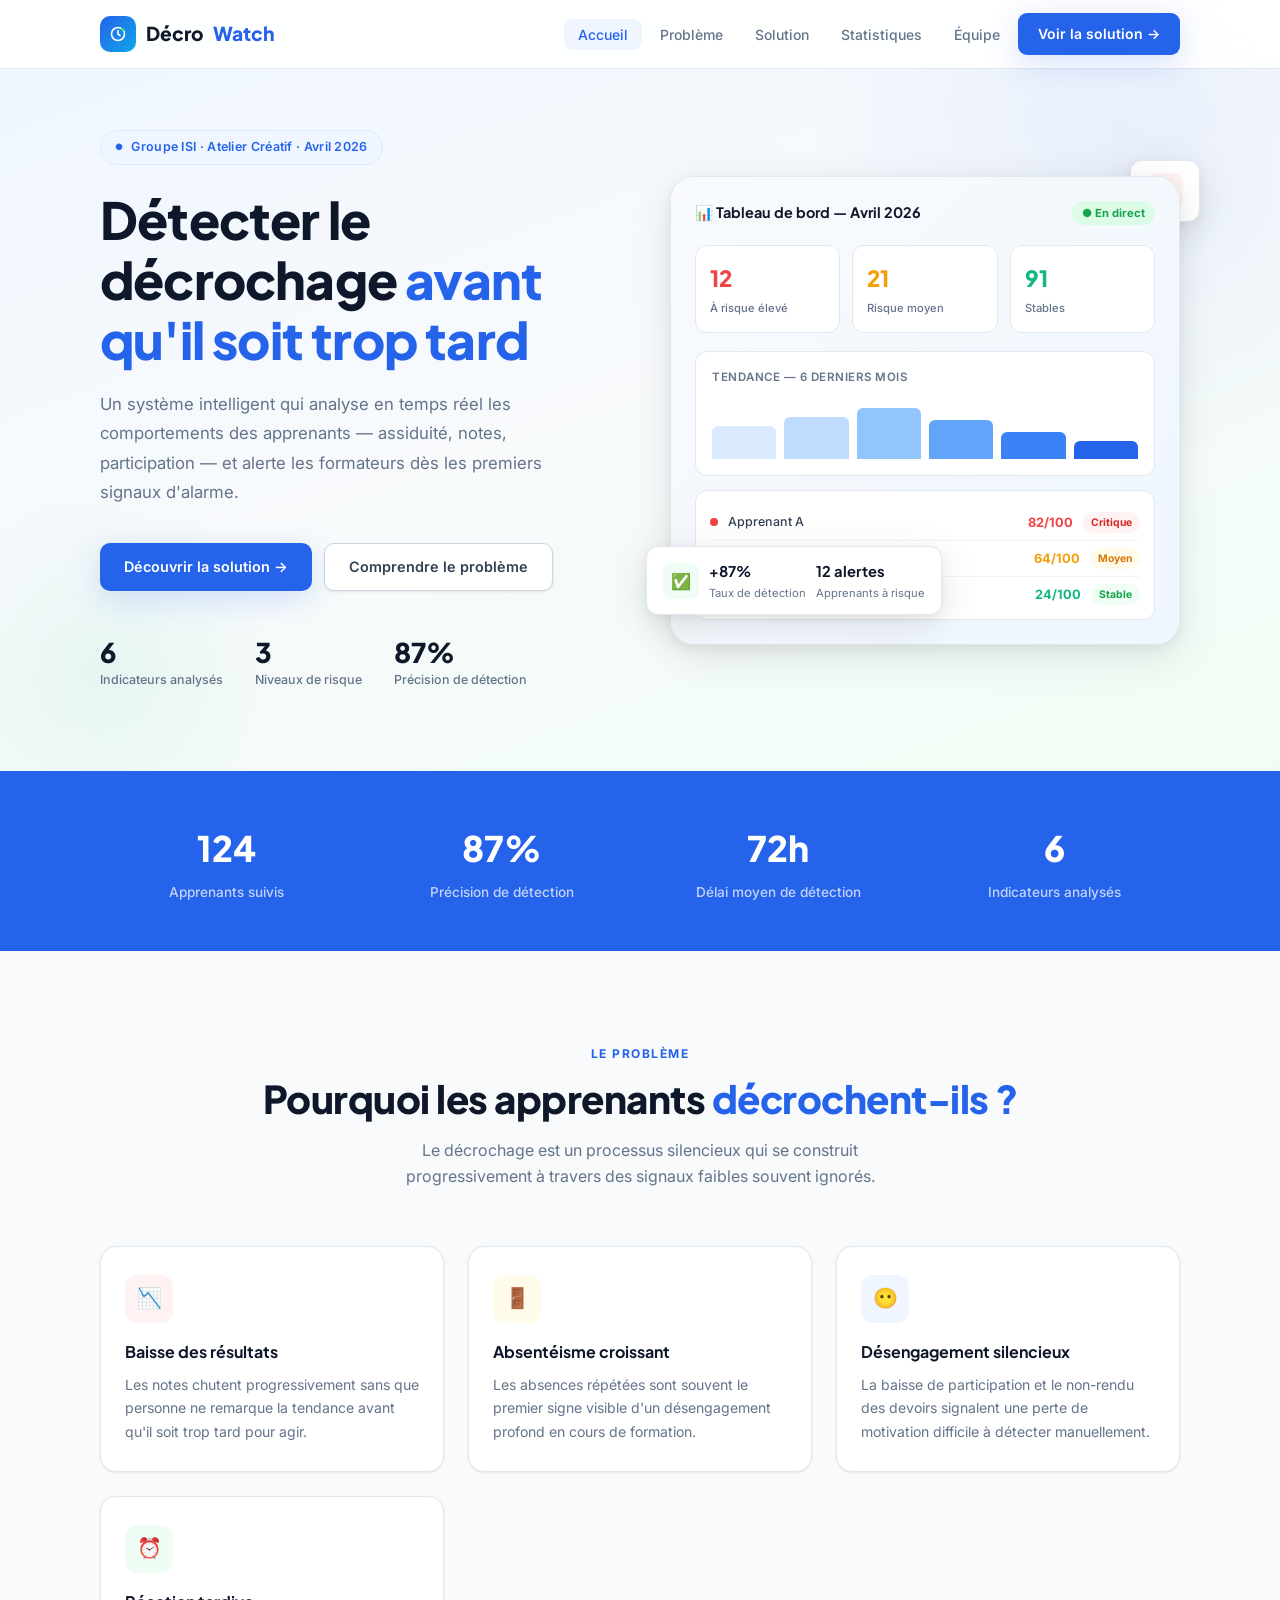
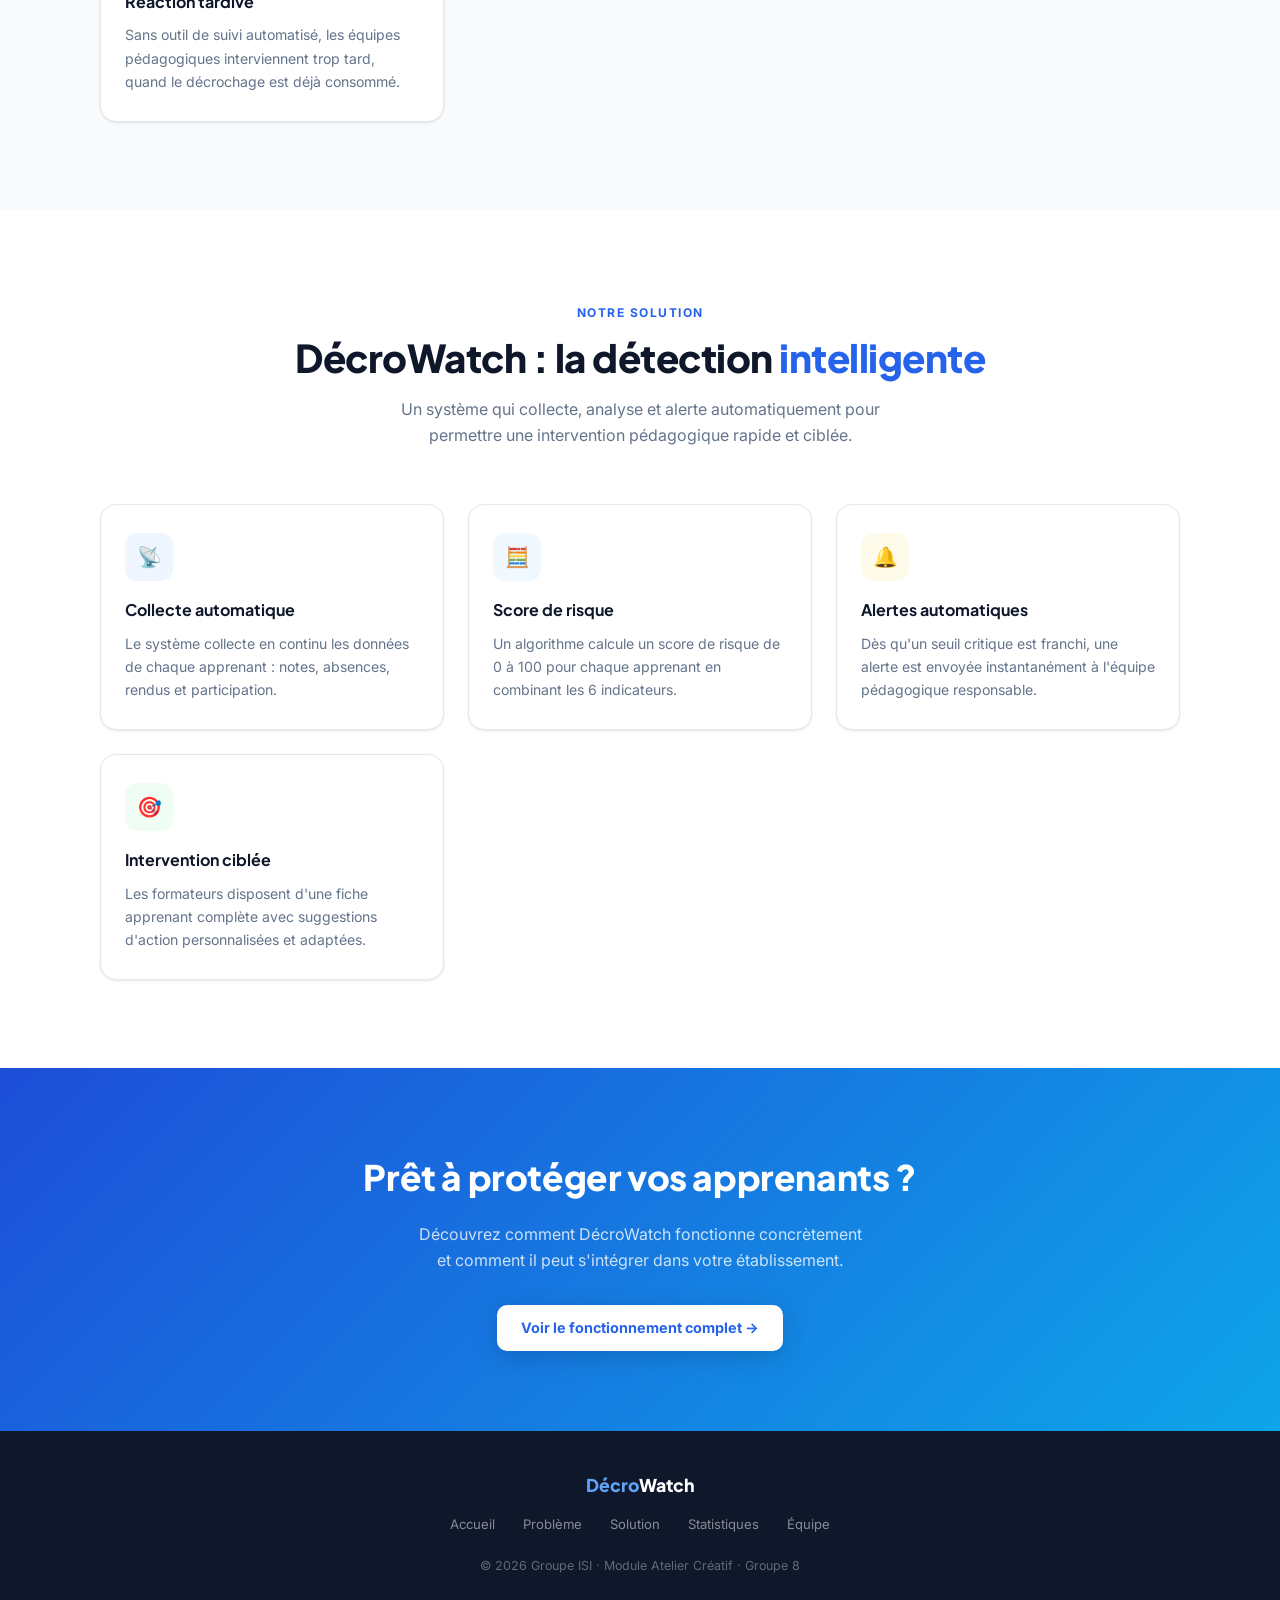
<file: index.html>
<!DOCTYPE html>
<html lang="fr">
<head>
  <meta charset="UTF-8"/>
  <meta name="viewport" content="width=device-width, initial-scale=1.0"/>
  <title>DécroWatch — Détection du Décrochage Scolaire</title>
  <link rel="stylesheet" href="css/style.css"/>
</head>
<body>

<!-- NAVBAR -->
<nav class="navbar" id="navbar">
  <div class="navbar-inner">
    <a href="index.html" class="nav-logo">
      <div class="nav-logo-mark">
        <svg viewBox="0 0 18 18" fill="none" xmlns="http://www.w3.org/2000/svg">
          <circle cx="9" cy="9" r="6.5" stroke="white" stroke-width="1.6"/>
          <path d="M9 5.5v3.5l2 1.5" stroke="white" stroke-width="1.6" stroke-linecap="round"/>
          <circle cx="13.5" cy="4.5" r="1.8" fill="#34D399"/>
        </svg>
      </div>
      Décro<span>Watch</span>
    </a>
    <ul class="nav-links">
      <li><a href="index.html">Accueil</a></li>
      <li><a href="probleme.html">Problème</a></li>
      <li><a href="solution.html">Solution</a></li>
      <li><a href="statistiques.html">Statistiques</a></li>
      <li><a href="equipe.html">Équipe</a></li>
      <li><a href="solution.html" class="btn nav-cta">Voir la solution →</a></li>
    </ul>
    <div class="hamburger"><span></span><span></span><span></span></div>
  </div>
</nav>

<!-- HERO -->
<section class="hero">
  <div class="hero-inner container">
    <!-- LEFT -->
    <div class="hero-left">
      <div class="hero-badge">Groupe ISI · Atelier Créatif · Avril 2026</div>
      <h1>Détecter le décrochage <span class="accent">avant qu'il soit trop tard</span></h1>
      <p class="hero-desc">Un système intelligent qui analyse en temps réel les comportements des apprenants — assiduité, notes, participation — et alerte les formateurs dès les premiers signaux d'alarme.</p>
      <div class="hero-btns">
        <a href="solution.html" class="btn btn-primary">Découvrir la solution →</a>
        <a href="probleme.html" class="btn btn-secondary">Comprendre le problème</a>
      </div>
      <div class="hero-stats">
        <div>
          <div class="hero-stat-num" data-count="6" data-suffix="">0</div>
          <div class="hero-stat-label">Indicateurs analysés</div>
        </div>
        <div>
          <div class="hero-stat-num" data-count="3" data-suffix="">0</div>
          <div class="hero-stat-label">Niveaux de risque</div>
        </div>
        <div>
          <div class="hero-stat-num" data-count="87" data-suffix="%">0%</div>
          <div class="hero-stat-label">Précision de détection</div>
        </div>
      </div>
    </div>
    <!-- RIGHT - Dashboard preview -->
    <div class="hero-visual">
      <div class="float-card float-card-1">
        <div class="fc-icon" style="background:#FEF2F2;">🔴</div>
        <!-- <div>
          <div class="fc-val">12 alertes</div>
          <div class="fc-sub">Apprenants à risque</div>
        </div> -->
      </div>
      <div class="hero-visual-card">
        <div class="dashboard-preview">
          <div class="dash-header">
            <span class="dash-title">📊 Tableau de bord — Avril 2026</span>
            <span class="dash-badge">● En direct</span>
          </div>
          <div class="dash-metrics">
            <div class="dash-metric">
              <div class="dash-metric-val val-red" data-count="12">0</div>
              <div class="dash-metric-label">À risque élevé</div>
            </div>
            <div class="dash-metric">
              <div class="dash-metric-val val-orange" data-count="21">0</div>
              <div class="dash-metric-label">Risque moyen</div>
            </div>
            <div class="dash-metric">
              <div class="dash-metric-val val-green" data-count="91">0</div>
              <div class="dash-metric-label">Stables</div>
            </div>
          </div>
          <div class="dash-chart">
            <div class="chart-label">Tendance — 6 derniers mois</div>
            <div class="chart-bars">
              <div class="chart-bar" style="height:55%;background:#DBEAFE;"></div>
              <div class="chart-bar" style="height:70%;background:#BFDBFE;"></div>
              <div class="chart-bar" style="height:85%;background:#93C5FD;"></div>
              <div class="chart-bar" style="height:65%;background:#60A5FA;"></div>
              <div class="chart-bar" style="height:45%;background:#3B82F6;"></div>
              <div class="chart-bar" style="height:30%;background:#2563EB;"></div>
            </div>
          </div>
          <div class="dash-list">
            <div class="dash-list-row">
              <div class="dl-dot" style="background:#EF4444;"></div>
              <span class="dl-name">Apprenant A</span>
              <span class="dl-score sv-red" style="font-size:0.8rem;font-weight:700;">82/100</span>
              <span class="dl-tag" style="background:#FEF2F2;color:#DC2626;">Critique</span>
            </div>
            <div class="dash-list-row">
              <div class="dl-dot" style="background:#F59E0B;"></div>
              <span class="dl-name">Apprenant B</span>
              <span class="dl-score sv-orange" style="font-size:0.8rem;font-weight:700;">64/100</span>
              <span class="dl-tag" style="background:#FFFBEB;color:#D97706;">Moyen</span>
            </div>
            <div class="dash-list-row">
              <div class="dl-dot" style="background:#10B981;"></div>
              <span class="dl-name">Apprenant C</span>
              <span class="dl-score sv-green" style="font-size:0.8rem;font-weight:700;">24/100</span>
              <span class="dl-tag" style="background:#F0FDF4;color:#16A34A;">Stable</span>
            </div>
          </div>
        </div>
      </div>
      <div class="float-card float-card-2">
        <div class="fc-icon" style="background:#F0FDF4;">✅</div>
        <div>
          <div class="fc-val">+87%</div>
          <div class="fc-sub">Taux de détection</div>
        </div>
         <div>
          <div class="fc-val">12 alertes</div>
          <div class="fc-sub">Apprenants à risque</div>
        </div>
      </div>
    </div>
  </div>
</section>

<!-- STATS STRIP -->
<div class="stats-strip">
  <div class="stats-strip-inner">
    <div class="stat-cell">
      <div class="stat-num" data-count="124">0</div>
      <div class="stat-lbl">Apprenants suivis</div>
    </div>
    <div class="stat-cell">
      <div class="stat-num" data-count="87" data-suffix="%">0%</div>
      <div class="stat-lbl">Précision de détection</div>
    </div>
    <div class="stat-cell">
      <div class="stat-num" data-count="72" data-suffix="h">0h</div>
      <div class="stat-lbl">Délai moyen de détection</div>
    </div>
    <div class="stat-cell">
      <div class="stat-num" data-count="6">0</div>
      <div class="stat-lbl">Indicateurs analysés</div>
    </div>
  </div>
</div>

<!-- POURQUOI -->
<section class="bg-light">
  <div class="container">
    <div class="section-header">
      <div class="section-tag">Le problème</div>
      <h2 class="section-title">Pourquoi les apprenants <span class="accent">décrochent-ils ?</span></h2>
      <p class="section-sub">Le décrochage est un processus silencieux qui se construit progressivement à travers des signaux faibles souvent ignorés.</p>
    </div>
    <div class="cards-grid">
      <div class="card fade-up">
        <div class="card-icon red">📉</div>
        <h3>Baisse des résultats</h3>
        <p>Les notes chutent progressivement sans que personne ne remarque la tendance avant qu'il soit trop tard pour agir.</p>
      </div>
      <div class="card fade-up">
        <div class="card-icon orange">🚪</div>
        <h3>Absentéisme croissant</h3>
        <p>Les absences répétées sont souvent le premier signe visible d'un désengagement profond en cours de formation.</p>
      </div>
      <div class="card fade-up">
        <div class="card-icon blue">😶</div>
        <h3>Désengagement silencieux</h3>
        <p>La baisse de participation et le non-rendu des devoirs signalent une perte de motivation difficile à détecter manuellement.</p>
      </div>
      <div class="card fade-up">
        <div class="card-icon green">⏰</div>
        <h3>Réaction tardive</h3>
        <p>Sans outil de suivi automatisé, les équipes pédagogiques interviennent trop tard, quand le décrochage est déjà consommé.</p>
      </div>
    </div>
  </div>
</section>

<!-- SOLUTION -->
<section class="bg-white">
  <div class="container">
    <div class="section-header">
      <div class="section-tag">Notre solution</div>
      <h2 class="section-title">DécroWatch : la détection <span class="accent">intelligente</span></h2>
      <p class="section-sub">Un système qui collecte, analyse et alerte automatiquement pour permettre une intervention pédagogique rapide et ciblée.</p>
    </div>
    <div class="cards-grid">
      <div class="card fade-up">
        <div class="card-icon blue">📡</div>
        <h3>Collecte automatique</h3>
        <p>Le système collecte en continu les données de chaque apprenant : notes, absences, rendus et participation.</p>
      </div>
      <div class="card fade-up">
        <div class="card-icon teal">🧮</div>
        <h3>Score de risque</h3>
        <p>Un algorithme calcule un score de risque de 0 à 100 pour chaque apprenant en combinant les 6 indicateurs.</p>
      </div>
      <div class="card fade-up">
        <div class="card-icon orange">🔔</div>
        <h3>Alertes automatiques</h3>
        <p>Dès qu'un seuil critique est franchi, une alerte est envoyée instantanément à l'équipe pédagogique responsable.</p>
      </div>
      <div class="card fade-up">
        <div class="card-icon green">🎯</div>
        <h3>Intervention ciblée</h3>
        <p>Les formateurs disposent d'une fiche apprenant complète avec suggestions d'action personnalisées et adaptées.</p>
      </div>
    </div>
  </div>
</section>

<!-- CTA -->
<section class="cta-section">
  <div class="container">
    <h2>Prêt à protéger vos apprenants ?</h2>
    <p>Découvrez comment DécroWatch fonctionne concrètement et comment il peut s'intégrer dans votre établissement.</p>
    <a href="solution.html" class="btn btn-white">Voir le fonctionnement complet →</a>
  </div>
</section>

<!-- FOOTER -->
<footer>
  <div class="footer-logo"><span>Décro</span>Watch</div>
  <div class="footer-links">
    <a href="index.html">Accueil</a>
    <a href="probleme.html">Problème</a>
    <a href="solution.html">Solution</a>
    <a href="statistiques.html">Statistiques</a>
    <a href="equipe.html">Équipe</a>
  </div>
  <div class="footer-copy">© 2026 Groupe ISI · Module Atelier Créatif · Groupe 8</div>
</footer>

<script src="js/main.js"></script>
</body>
</html>
</file>
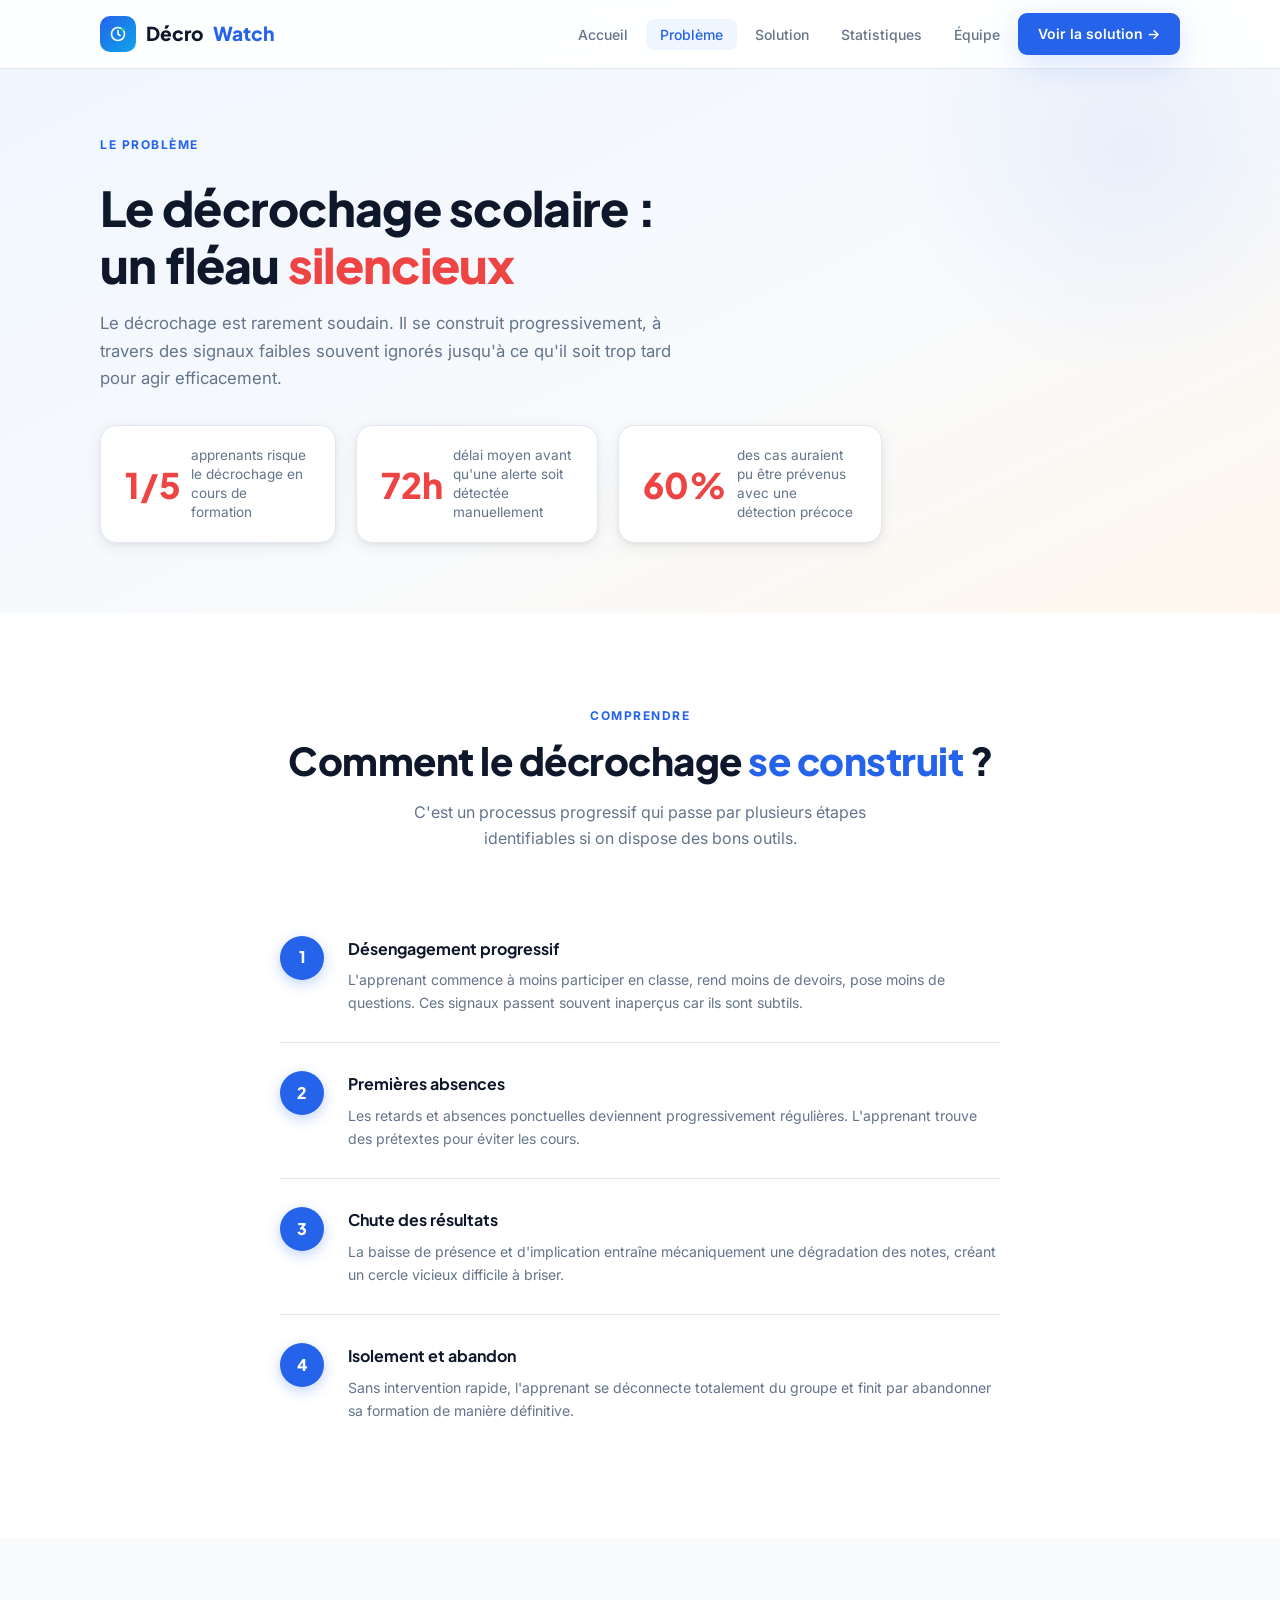
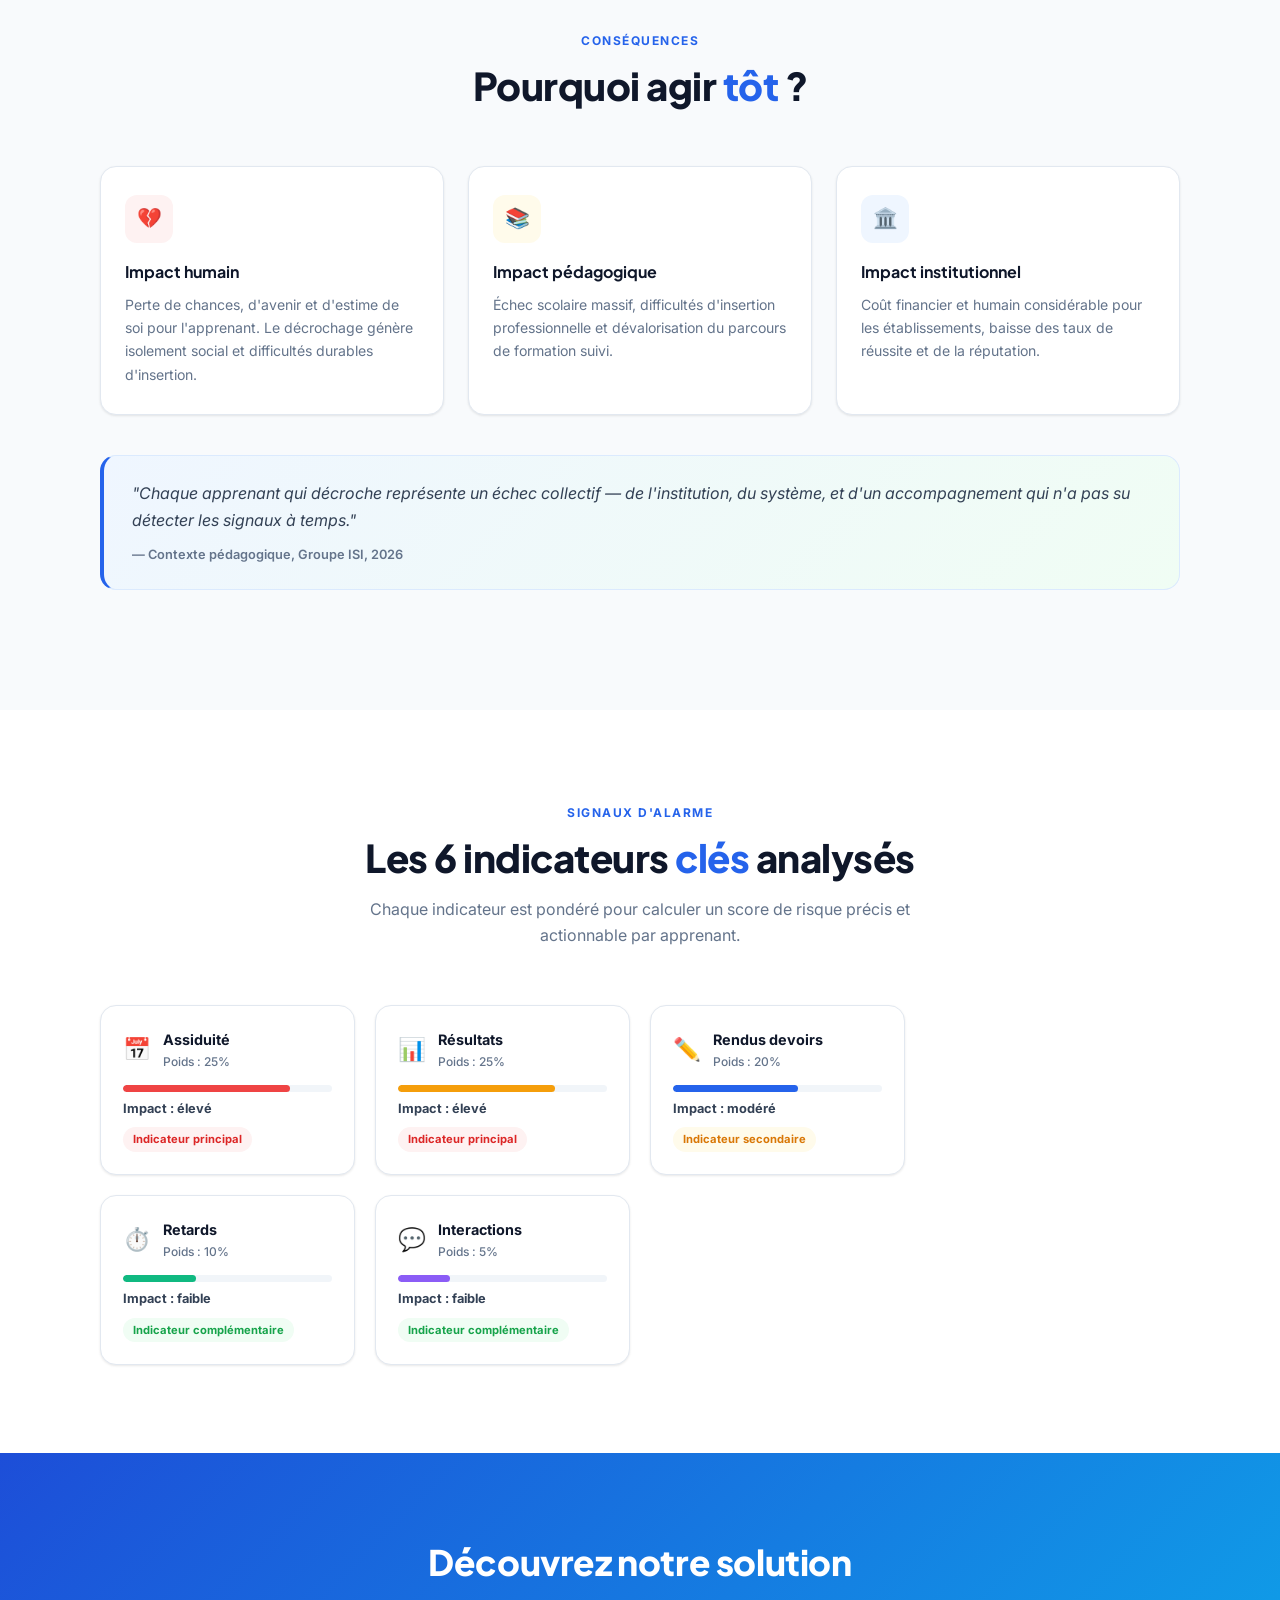
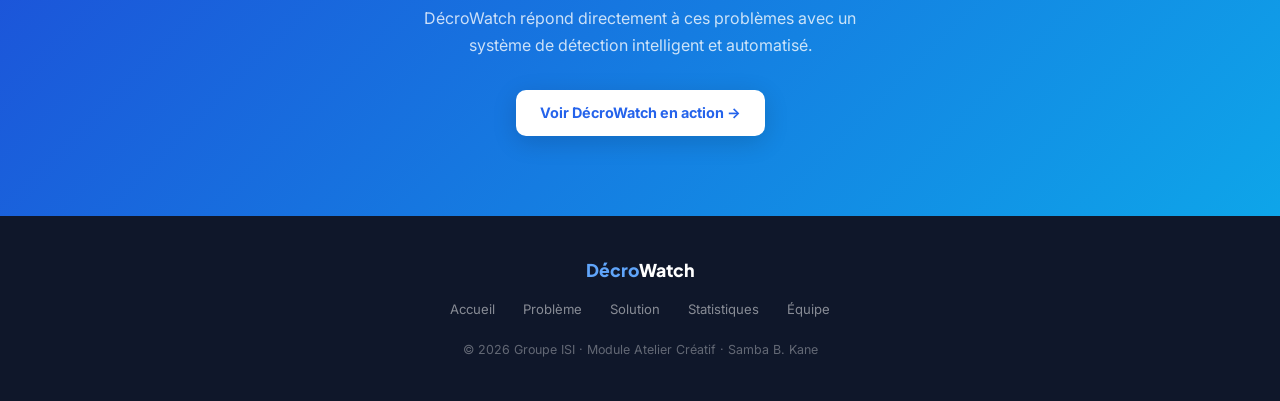
<file: probleme.html>
<!DOCTYPE html>
<html lang="fr">
<head>
  <meta charset="UTF-8"/>
  <meta name="viewport" content="width=device-width, initial-scale=1.0"/>
  <title>Le Problème — DécroWatch</title>
  <link rel="stylesheet" href="css/style.css"/>
  <style>
    .page-hero { background: linear-gradient(155deg, #EFF6FF 0%, #F8FAFC 60%, #FFF7ED 100%); padding: 130px 0 70px; position: relative; overflow: hidden; }
    .page-hero::before { content:''; position:absolute; top:-100px; right:-100px; width:500px; height:500px; background:radial-gradient(circle, rgba(37,99,235,0.07) 0%, transparent 65%); border-radius:50%; }
    .page-hero-inner { max-width: var(--max-w); margin: 0 auto; padding: 0 40px; position: relative; z-index: 1; }
    .page-hero h1 { font-family:'Plus Jakarta Sans',sans-serif; font-size:clamp(2rem,4vw,3rem); font-weight:800; color:var(--text); letter-spacing:-0.7px; margin:12px 0 16px; line-height:1.2; }
    .page-hero p { color:var(--text-3); font-size:1.05rem; max-width:580px; }
    .stat-highlight { display:inline-flex; align-items:center; gap:10px; background:var(--bg); border:1px solid var(--border); border-radius:var(--radius); padding:20px 24px; box-shadow:var(--shadow); }
    .sh-num { font-family:'Plus Jakarta Sans',sans-serif; font-size:2.2rem; font-weight:800; color:var(--red); line-height:1; }
    .sh-text { font-size:0.85rem; color:var(--text-3); max-width:120px; line-height:1.4; }
    .stats-row { display:flex; gap:20px; flex-wrap:wrap; margin-top:32px; }
    .two-col { display:grid; grid-template-columns:1fr 1fr; gap:48px; align-items:start; }
    @media(max-width:768px){ .two-col{grid-template-columns:1fr;} }
    .callout { background:linear-gradient(135deg,#EFF6FF,#F0FDF4); border:1px solid var(--blue-mid); border-left:4px solid var(--blue); border-radius:var(--radius); padding:24px 28px; margin:32px 0; }
    .callout p { font-size:1rem; color:var(--text-2); font-style:italic; line-height:1.7; }
    .callout cite { display:block; font-size:0.8rem; color:var(--text-3); margin-top:10px; font-style:normal; font-weight:600; }
  </style>
</head>
<body>
<nav class="navbar" id="navbar">
  <div class="navbar-inner">
    <a href="index.html" class="nav-logo">
      <div class="nav-logo-mark">
        <svg viewBox="0 0 18 18" fill="none"><circle cx="9" cy="9" r="6.5" stroke="white" stroke-width="1.6"/><path d="M9 5.5v3.5l2 1.5" stroke="white" stroke-width="1.6" stroke-linecap="round"/><circle cx="13.5" cy="4.5" r="1.8" fill="#34D399"/></svg>
      </div>
      Décro<span>Watch</span>
    </a>
    <ul class="nav-links">
      <li><a href="index.html">Accueil</a></li>
      <li><a href="probleme.html">Problème</a></li>
      <li><a href="solution.html">Solution</a></li>
      <li><a href="statistiques.html">Statistiques</a></li>
      <li><a href="equipe.html">Équipe</a></li>
      <li><a href="solution.html" class="btn nav-cta">Voir la solution →</a></li>
    </ul>
    <div class="hamburger"><span></span><span></span><span></span></div>
  </div>
</nav>

<div class="page-hero">
  <div class="page-hero-inner">
    <div class="section-tag">Le problème</div>
    <h1>Le décrochage scolaire :<br/>un fléau <span style="color:var(--red)">silencieux</span></h1>
    <p>Le décrochage est rarement soudain. Il se construit progressivement, à travers des signaux faibles souvent ignorés jusqu'à ce qu'il soit trop tard pour agir efficacement.</p>
    <div class="stats-row">
      <div class="stat-highlight fade-up">
        <div class="sh-num">1/5</div>
        <div class="sh-text">apprenants risque le décrochage en cours de formation</div>
      </div>
      <div class="stat-highlight fade-up">
        <div class="sh-num">72h</div>
        <div class="sh-text">délai moyen avant qu'une alerte soit détectée manuellement</div>
      </div>
      <div class="stat-highlight fade-up">
        <div class="sh-num">60%</div>
        <div class="sh-text">des cas auraient pu être prévenus avec une détection précoce</div>
      </div>
    </div>
  </div>
</div>

<!-- PROCESSUS -->
<section class="bg-white">
  <div class="container">
    <div class="section-header">
      <div class="section-tag">Comprendre</div>
      <h2 class="section-title">Comment le décrochage <span class="accent">se construit</span> ?</h2>
      <p class="section-sub">C'est un processus progressif qui passe par plusieurs étapes identifiables si on dispose des bons outils.</p>
    </div>
    <div class="process-list">
      <div class="process-item fade-up">
        <div class="step-circle">1</div>
        <div class="step-body">
          <h3>Désengagement progressif</h3>
          <p>L'apprenant commence à moins participer en classe, rend moins de devoirs, pose moins de questions. Ces signaux passent souvent inaperçus car ils sont subtils.</p>
        </div>
      </div>
      <div class="process-item fade-up">
        <div class="step-circle">2</div>
        <div class="step-body">
          <h3>Premières absences</h3>
          <p>Les retards et absences ponctuelles deviennent progressivement régulières. L'apprenant trouve des prétextes pour éviter les cours.</p>
        </div>
      </div>
      <div class="process-item fade-up">
        <div class="step-circle">3</div>
        <div class="step-body">
          <h3>Chute des résultats</h3>
          <p>La baisse de présence et d'implication entraîne mécaniquement une dégradation des notes, créant un cercle vicieux difficile à briser.</p>
        </div>
      </div>
      <div class="process-item fade-up">
        <div class="step-circle">4</div>
        <div class="step-body">
          <h3>Isolement et abandon</h3>
          <p>Sans intervention rapide, l'apprenant se déconnecte totalement du groupe et finit par abandonner sa formation de manière définitive.</p>
        </div>
      </div>
    </div>
  </div>
</section>

<!-- CONSÉQUENCES -->
<section class="bg-light">
  <div class="container">
    <div class="section-header">
      <div class="section-tag">Conséquences</div>
      <h2 class="section-title">Pourquoi agir <span class="accent">tôt</span> ?</h2>
    </div>
    <div class="cards-grid">
      <div class="card fade-up">
        <div class="card-icon red">💔</div>
        <h3>Impact humain</h3>
        <p>Perte de chances, d'avenir et d'estime de soi pour l'apprenant. Le décrochage génère isolement social et difficultés durables d'insertion.</p>
      </div>
      <div class="card fade-up">
        <div class="card-icon orange">📚</div>
        <h3>Impact pédagogique</h3>
        <p>Échec scolaire massif, difficultés d'insertion professionnelle et dévalorisation du parcours de formation suivi.</p>
      </div>
      <div class="card fade-up">
        <div class="card-icon blue">🏛️</div>
        <h3>Impact institutionnel</h3>
        <p>Coût financier et humain considérable pour les établissements, baisse des taux de réussite et de la réputation.</p>
      </div>
    </div>
    <div class="callout" style="margin-top:40px;">
      <p>"Chaque apprenant qui décroche représente un échec collectif — de l'institution, du système, et d'un accompagnement qui n'a pas su détecter les signaux à temps."</p>
      <cite>— Contexte pédagogique, Groupe ISI, 2026</cite>
    </div>
  </div>
</section>

<!-- INDICATEURS -->
<section class="bg-white">
  <div class="container">
    <div class="section-header">
      <div class="section-tag">Signaux d'alarme</div>
      <h2 class="section-title">Les 6 indicateurs <span class="accent">clés</span> analysés</h2>
      <p class="section-sub">Chaque indicateur est pondéré pour calculer un score de risque précis et actionnable par apprenant.</p>
    </div>
    <div class="ind-grid">
      <div class="ind-card fade-up">
        <div class="ind-head"><span class="ind-emoji">📅</span><div><div class="ind-name">Assiduité</div><div class="ind-weight">Poids : 25%</div></div></div>
        <div class="ind-track"><div class="ind-fill" data-width="80%" style="width:0;background:#EF4444;"></div></div>
        <div class="ind-pct">Impact : élevé</div>
        <span class="risk-tag rt-high">Indicateur principal</span>
      </div>
      <div class="ind-card fade-up">
        <div class="ind-head"><span class="ind-emoji">📊</span><div><div class="ind-name">Résultats</div><div class="ind-weight">Poids : 25%</div></div></div>
        <div class="ind-track"><div class="ind-fill" data-width="75%" style="width:0;background:#F59E0B;"></div></div>
        <div class="ind-pct">Impact : élevé</div>
        <span class="risk-tag rt-high">Indicateur principal</span>
      </div>
      <div class="ind-card fade-up">
        <div class="ind-head"><span class="ind-emoji">✏️</span><div><div class="ind-name">Rendus devoirs</div><div class="ind-weight">Poids : 20%</div></div></div>
        <div class="ind-track"><div class="ind-fill" data-width="60%" style="width:0;background:#2563EB;"></div></div>
        <div class="ind-pct">Impact : modéré</div>
        <span class="risk-tag rt-med">Indicateur secondaire</span>
      </div>
      <div class="ind-card fade-up">
        <div class="ind-head"><span class="ind-emoji">🙋</span><div><div class="ind-name">Participation</div><div class="ind-weight">Poids : 15%</div></div></div>
        <div class="ind-track"><div class="ind-fill" data-width="45%" style="width:0;background:#0EA5E9;"></div></div>
        <div class="ind-pct">Impact : modéré</div>
        <span class="risk-tag rt-med">Indicateur comportemental</span>
      </div>
      <div class="ind-card fade-up">
        <div class="ind-head"><span class="ind-emoji">⏱️</span><div><div class="ind-name">Retards</div><div class="ind-weight">Poids : 10%</div></div></div>
        <div class="ind-track"><div class="ind-fill" data-width="35%" style="width:0;background:#10B981;"></div></div>
        <div class="ind-pct">Impact : faible</div>
        <span class="risk-tag rt-low">Indicateur complémentaire</span>
      </div>
      <div class="ind-card fade-up">
        <div class="ind-head"><span class="ind-emoji">💬</span><div><div class="ind-name">Interactions</div><div class="ind-weight">Poids : 5%</div></div></div>
        <div class="ind-track"><div class="ind-fill" data-width="25%" style="width:0;background:#8B5CF6;"></div></div>
        <div class="ind-pct">Impact : faible</div>
        <span class="risk-tag rt-low">Indicateur complémentaire</span>
      </div>
    </div>
  </div>
</section>

<section class="cta-section">
  <div class="container">
    <h2>Découvrez notre solution</h2>
    <p>DécroWatch répond directement à ces problèmes avec un système de détection intelligent et automatisé.</p>
    <a href="solution.html" class="btn btn-white">Voir DécroWatch en action →</a>
  </div>
</section>

<footer>
  <div class="footer-logo"><span>Décro</span>Watch</div>
  <div class="footer-links">
    <a href="index.html">Accueil</a><a href="probleme.html">Problème</a><a href="solution.html">Solution</a><a href="statistiques.html">Statistiques</a><a href="equipe.html">Équipe</a>
  </div>
  <div class="footer-copy">© 2026 Groupe ISI · Module Atelier Créatif · Samba B. Kane</div>
</footer>
<script src="js/main.js"></script>
</body>
</html>
</file>
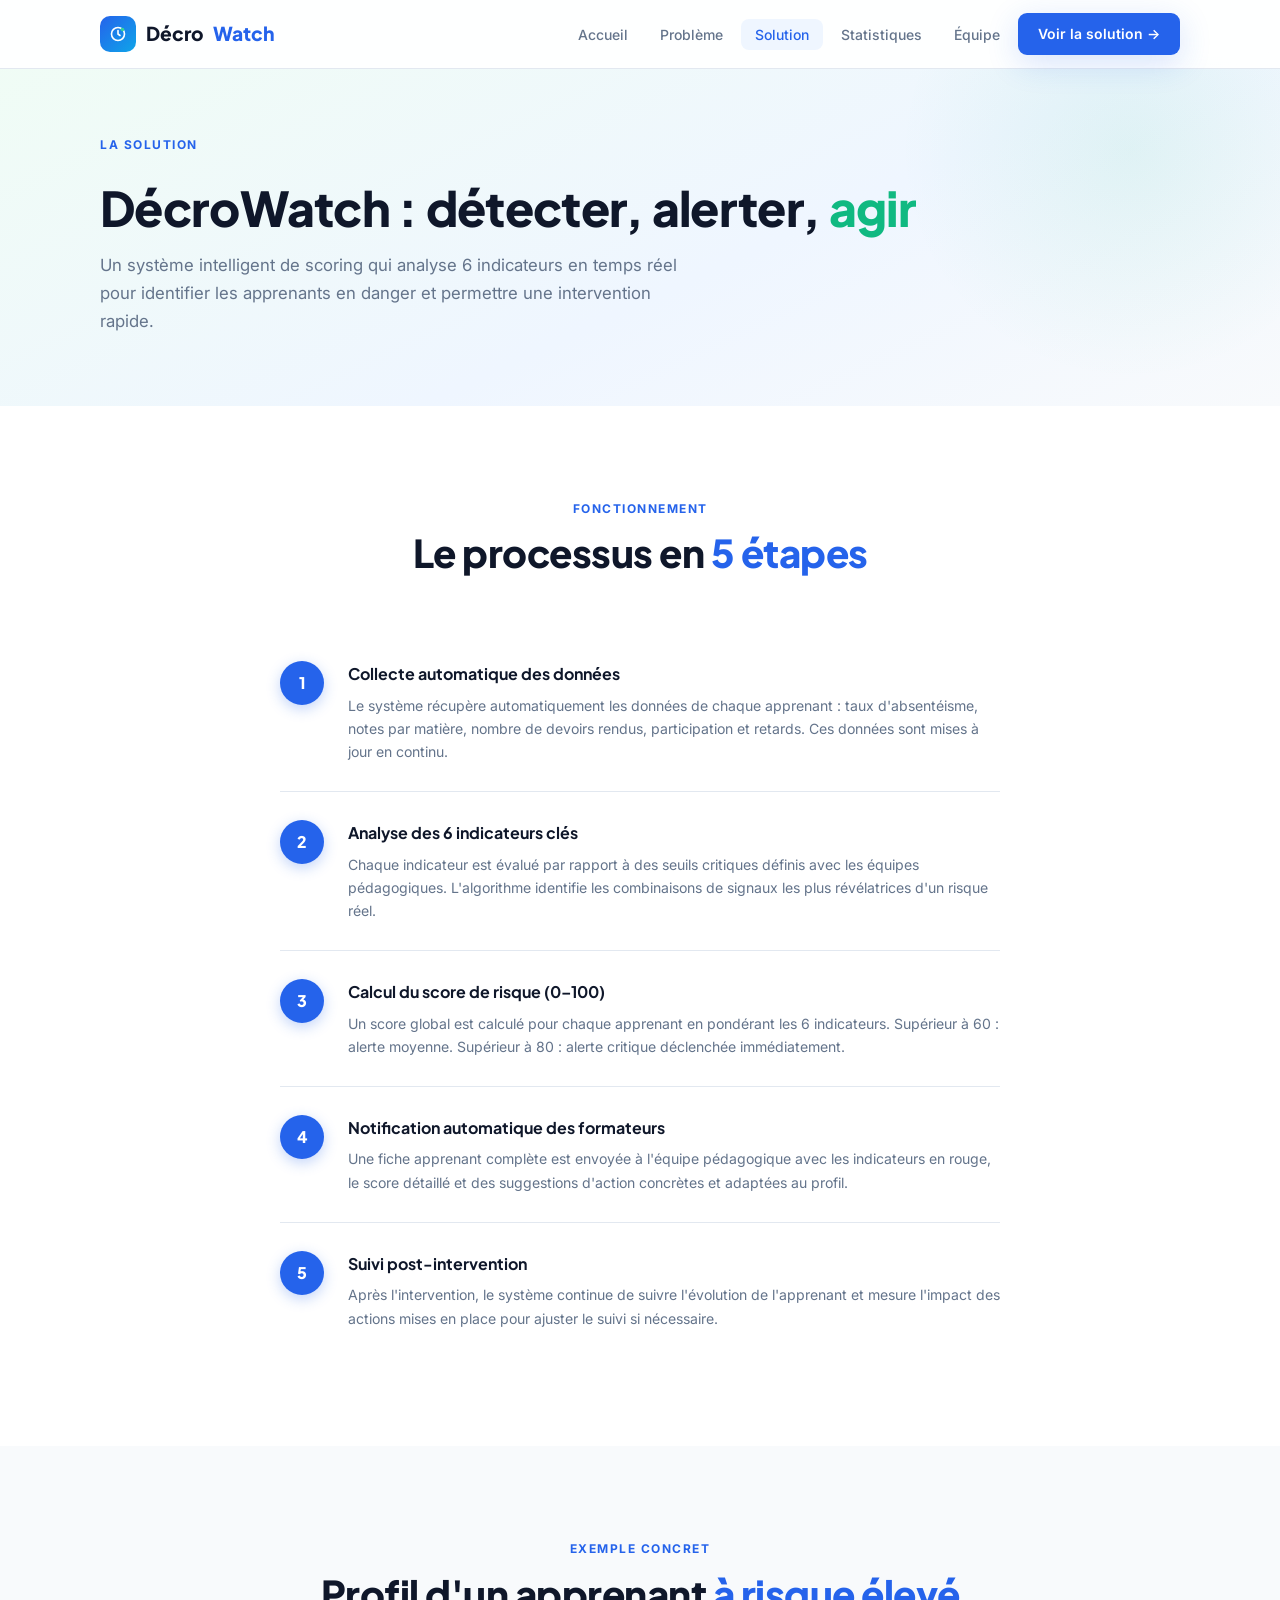
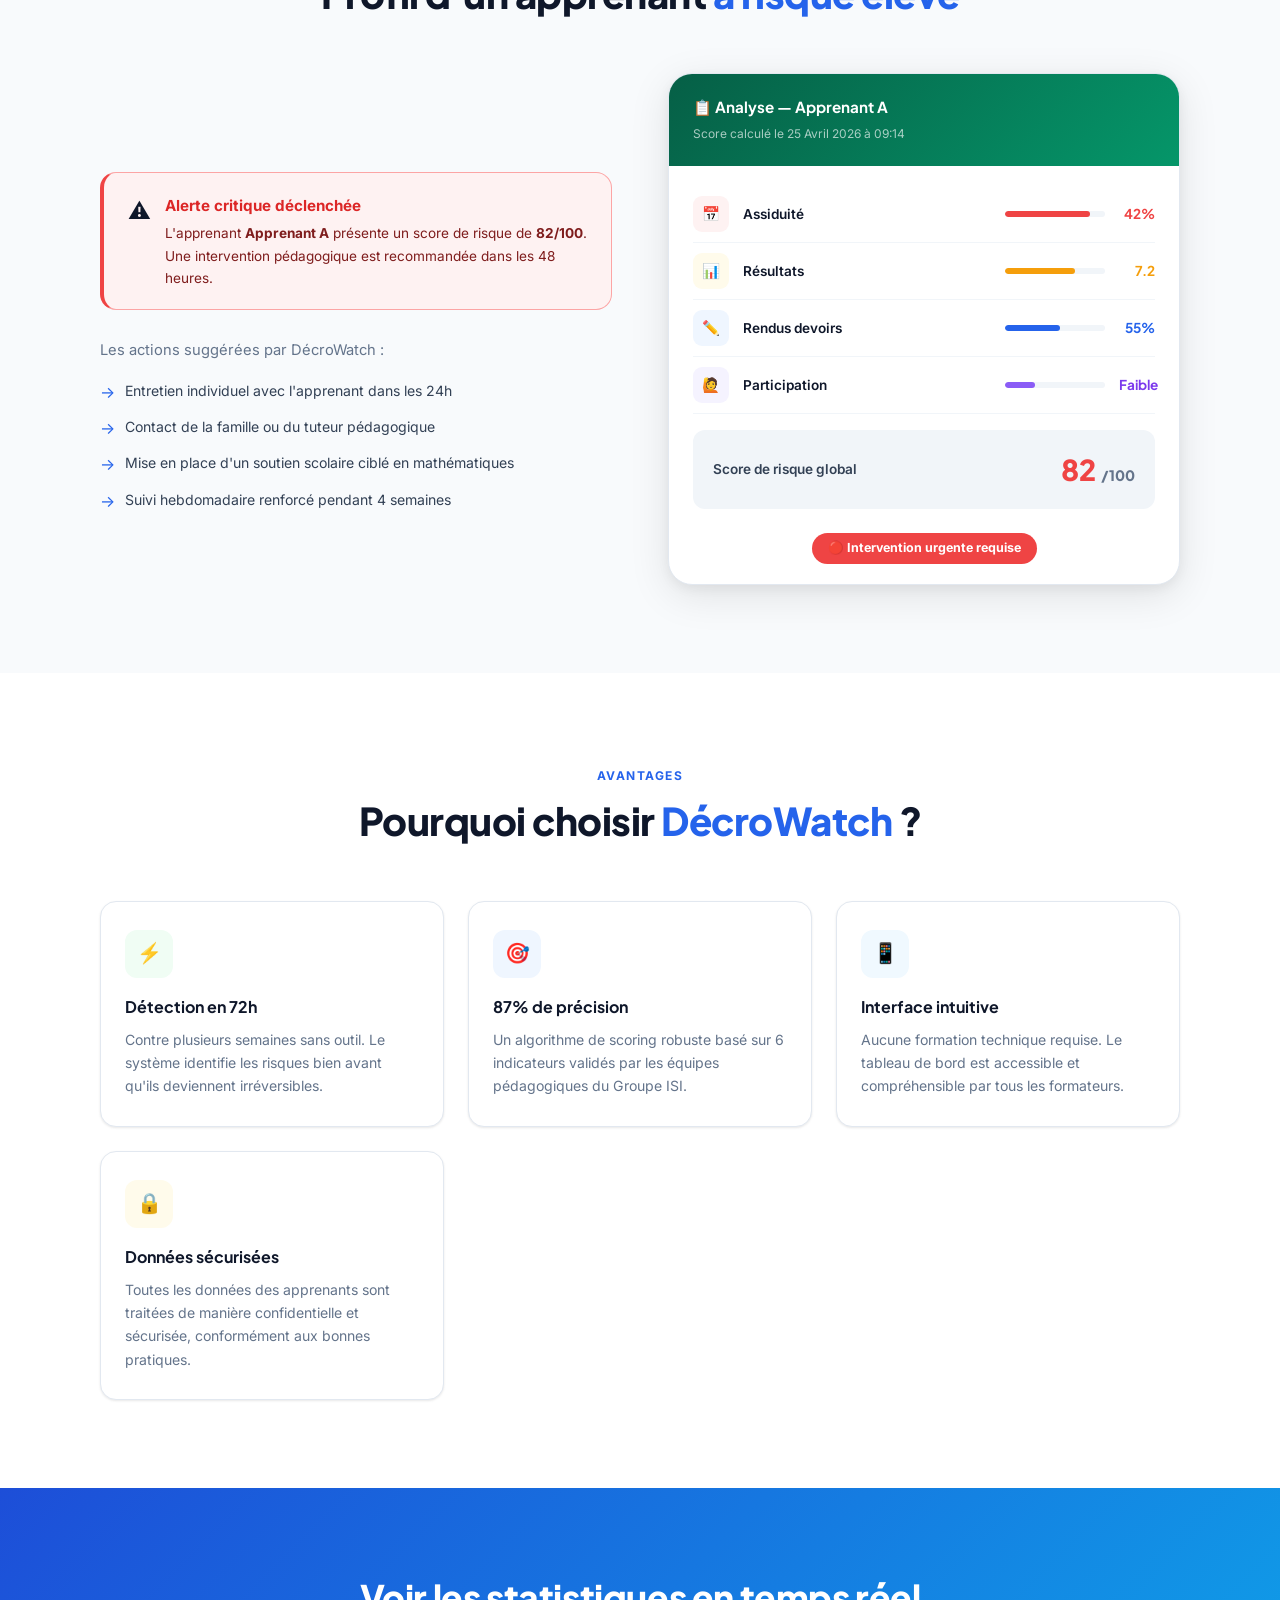
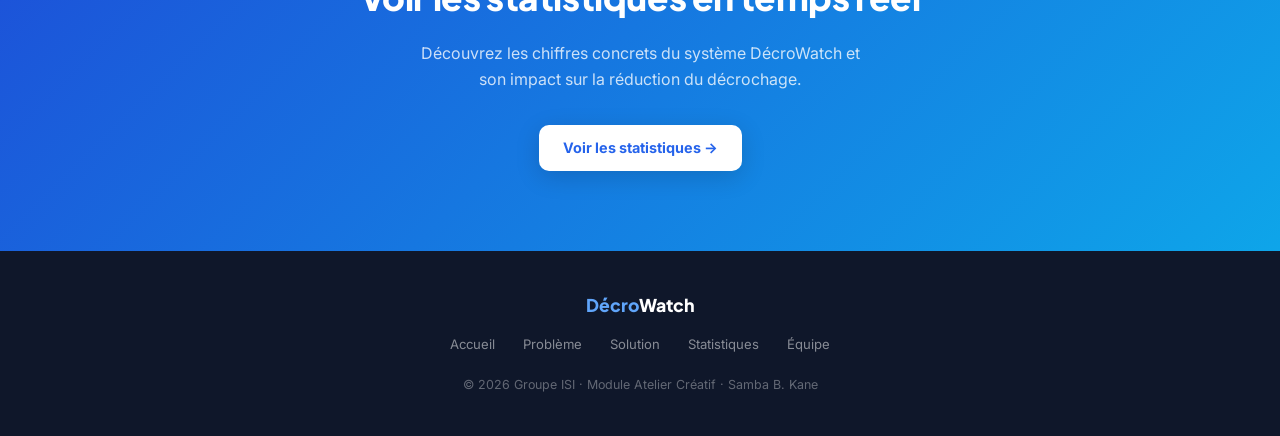
<file: solution.html>
<!DOCTYPE html>
<html lang="fr">
<head>
  <meta charset="UTF-8"/>
  <meta name="viewport" content="width=device-width, initial-scale=1.0"/>
  <title>La Solution — DécroWatch</title>
  <link rel="stylesheet" href="css/style.css"/>
  <style>
    .page-hero { background: linear-gradient(155deg, #F0FDF4 0%, #EFF6FF 60%, #F8FAFC 100%); padding: 130px 0 70px; position: relative; overflow: hidden; }
    .page-hero::before { content:''; position:absolute; top:-100px; right:-100px; width:500px; height:500px; background:radial-gradient(circle, rgba(16,185,129,0.08) 0%, transparent 65%); border-radius:50%; }
    .page-hero-inner { max-width: var(--max-w); margin: 0 auto; padding: 0 40px; position: relative; z-index: 1; }
    .page-hero h1 { font-family:'Plus Jakarta Sans',sans-serif; font-size:clamp(2rem,4vw,3rem); font-weight:800; color:var(--text); letter-spacing:-0.7px; margin:12px 0 16px; line-height:1.2; }
    .page-hero p { color:var(--text-3); font-size:1.05rem; max-width:580px; }
    .two-col { display:grid; grid-template-columns:1fr 1fr; gap:56px; align-items:center; }
    @media(max-width:768px){ .two-col{grid-template-columns:1fr;} }
    .feature-visual {
      background: var(--bg); border-radius: var(--radius-lg); border: 1px solid var(--border);
      box-shadow: var(--shadow-md); overflow: hidden;
    }
    .fv-header { background: linear-gradient(135deg, #065F46, #059669); padding: 20px 24px; }
    .fv-header h3 { font-family:'Plus Jakarta Sans',sans-serif; font-size:0.95rem; font-weight:700; color:#fff; }
    .fv-header span { font-size:0.75rem; color:rgba(255,255,255,0.65); }
    .fv-body { padding: 20px 24px; }
    .fv-row { display:flex; align-items:center; gap:14px; padding:10px 0; border-bottom:1px solid var(--bg-3); }
    .fv-row:last-child { border-bottom:none; }
    .fv-indicator { width: 36px; height: 36px; border-radius: 9px; display:flex; align-items:center; justify-content:center; font-size:0.9rem; flex-shrink:0; }
    .fv-label { flex:1; font-size:0.85rem; font-weight:600; color:var(--text); }
    .fv-bar-wrap { width: 100px; }
    .fv-bar-track { background:var(--bg-3); border-radius:50px; height:6px; overflow:hidden; }
    .fv-bar-fill { height:100%; border-radius:50px; transition:width 1.2s ease; }
    .fv-score { font-family:'Plus Jakarta Sans',sans-serif; font-size:0.85rem; font-weight:700; width:36px; text-align:right; }
    .score-recap { background:var(--bg-3); border-radius:12px; padding:16px 20px; margin-top:16px; display:flex; align-items:center; justify-content:space-between; }
    .sr-label { font-size:0.85rem; color:var(--text-2); font-weight:600; }
    .sr-score { font-family:'Plus Jakarta Sans',sans-serif; font-size:1.8rem; font-weight:800; }
  </style>
</head>
<body>
<nav class="navbar" id="navbar">
  <div class="navbar-inner">
    <a href="index.html" class="nav-logo">
      <div class="nav-logo-mark">
        <svg viewBox="0 0 18 18" fill="none"><circle cx="9" cy="9" r="6.5" stroke="white" stroke-width="1.6"/><path d="M9 5.5v3.5l2 1.5" stroke="white" stroke-width="1.6" stroke-linecap="round"/><circle cx="13.5" cy="4.5" r="1.8" fill="#34D399"/></svg>
      </div>
      Décro<span>Watch</span>
    </a>
    <ul class="nav-links">
      <li><a href="index.html">Accueil</a></li>
      <li><a href="probleme.html">Problème</a></li>
      <li><a href="solution.html">Solution</a></li>
      <li><a href="statistiques.html">Statistiques</a></li>
      <li><a href="equipe.html">Équipe</a></li>
      <li><a href="solution.html" class="btn nav-cta">Voir la solution →</a></li>
    </ul>
    <div class="hamburger"><span></span><span></span><span></span></div>
  </div>
</nav>

<div class="page-hero">
  <div class="page-hero-inner">
    <div class="section-tag">La solution</div>
    <h1>DécroWatch : détecter, alerter, <span style="color:var(--green)">agir</span></h1>
    <p>Un système intelligent de scoring qui analyse 6 indicateurs en temps réel pour identifier les apprenants en danger et permettre une intervention rapide.</p>
  </div>
</div>

<!-- COMMENT ÇA MARCHE -->
<section class="bg-white">
  <div class="container">
    <div class="section-header">
      <div class="section-tag">Fonctionnement</div>
      <h2 class="section-title">Le processus en <span class="accent">5 étapes</span></h2>
    </div>
    <div class="process-list">
      <div class="process-item fade-up">
        <div class="step-circle">1</div>
        <div class="step-body">
          <h3>Collecte automatique des données</h3>
          <p>Le système récupère automatiquement les données de chaque apprenant : taux d'absentéisme, notes par matière, nombre de devoirs rendus, participation et retards. Ces données sont mises à jour en continu.</p>
        </div>
      </div>
      <div class="process-item fade-up">
        <div class="step-circle">2</div>
        <div class="step-body">
          <h3>Analyse des 6 indicateurs clés</h3>
          <p>Chaque indicateur est évalué par rapport à des seuils critiques définis avec les équipes pédagogiques. L'algorithme identifie les combinaisons de signaux les plus révélatrices d'un risque réel.</p>
        </div>
      </div>
      <div class="process-item fade-up">
        <div class="step-circle">3</div>
        <div class="step-body">
          <h3>Calcul du score de risque (0–100)</h3>
          <p>Un score global est calculé pour chaque apprenant en pondérant les 6 indicateurs. Supérieur à 60 : alerte moyenne. Supérieur à 80 : alerte critique déclenchée immédiatement.</p>
        </div>
      </div>
      <div class="process-item fade-up">
        <div class="step-circle">4</div>
        <div class="step-body">
          <h3>Notification automatique des formateurs</h3>
          <p>Une fiche apprenant complète est envoyée à l'équipe pédagogique avec les indicateurs en rouge, le score détaillé et des suggestions d'action concrètes et adaptées au profil.</p>
        </div>
      </div>
      <div class="process-item fade-up">
        <div class="step-circle">5</div>
        <div class="step-body">
          <h3>Suivi post-intervention</h3>
          <p>Après l'intervention, le système continue de suivre l'évolution de l'apprenant et mesure l'impact des actions mises en place pour ajuster le suivi si nécessaire.</p>
        </div>
      </div>
    </div>
  </div>
</section>

<!-- EXEMPLE CONCRET -->
<section class="bg-light">
  <div class="container">
    <div class="section-header">
      <div class="section-tag">Exemple concret</div>
      <h2 class="section-title">Profil d'un apprenant <span class="accent">à risque élevé</span></h2>
    </div>
    <div class="two-col">
      <div>
        <div class="alert-box">
          <div class="alert-box-icon">⚠️</div>
          <div>
            <h4>Alerte critique déclenchée</h4>
            <p>L'apprenant <strong>Apprenant A</strong> présente un score de risque de <strong>82/100</strong>. Une intervention pédagogique est recommandée dans les 48 heures.</p>
          </div>
        </div>
        <p style="font-size:0.92rem;color:var(--text-3);margin-bottom:16px;">Les actions suggérées par DécroWatch :</p>
        <ul style="list-style:none;display:flex;flex-direction:column;gap:10px;">
          <li style="display:flex;gap:10px;align-items:flex-start;font-size:0.88rem;color:var(--text-2);"><span style="color:var(--blue);font-size:1rem;flex-shrink:0;">→</span> Entretien individuel avec l'apprenant dans les 24h</li>
          <li style="display:flex;gap:10px;align-items:flex-start;font-size:0.88rem;color:var(--text-2);"><span style="color:var(--blue);font-size:1rem;flex-shrink:0;">→</span> Contact de la famille ou du tuteur pédagogique</li>
          <li style="display:flex;gap:10px;align-items:flex-start;font-size:0.88rem;color:var(--text-2);"><span style="color:var(--blue);font-size:1rem;flex-shrink:0;">→</span> Mise en place d'un soutien scolaire ciblé en mathématiques</li>
          <li style="display:flex;gap:10px;align-items:flex-start;font-size:0.88rem;color:var(--text-2);"><span style="color:var(--blue);font-size:1rem;flex-shrink:0;">→</span> Suivi hebdomadaire renforcé pendant 4 semaines</li>
        </ul>
      </div>
      <div class="feature-visual fade-up">
        <div class="fv-header">
          <h3>📋 Analyse — Apprenant A</h3>
          <span>Score calculé le 25 Avril 2026 à 09:14</span>
        </div>
        <div class="fv-body">
          <div class="fv-row">
            <div class="fv-indicator" style="background:#FEF2F2;">📅</div>
            <span class="fv-label">Assiduité</span>
            <div class="fv-bar-wrap"><div class="fv-bar-track"><div class="fv-bar-fill" data-width="85%" style="width:0;background:#EF4444;"></div></div></div>
            <span class="fv-score sv-red">42%</span>
          </div>
          <div class="fv-row">
            <div class="fv-indicator" style="background:#FFFBEB;">📊</div>
            <span class="fv-label">Résultats</span>
            <div class="fv-bar-wrap"><div class="fv-bar-track"><div class="fv-bar-fill" data-width="70%" style="width:0;background:#F59E0B;"></div></div></div>
            <span class="fv-score sv-orange">7.2</span>
          </div>
          <div class="fv-row">
            <div class="fv-indicator" style="background:#EFF6FF;">✏️</div>
            <span class="fv-label">Rendus devoirs</span>
            <div class="fv-bar-wrap"><div class="fv-bar-track"><div class="fv-bar-fill" data-width="55%" style="width:0;background:#2563EB;"></div></div></div>
            <span class="fv-score" style="color:var(--blue);">55%</span>
          </div>
          <div class="fv-row">
            <div class="fv-indicator" style="background:#F5F3FF;">🙋</div>
            <span class="fv-label">Participation</span>
            <div class="fv-bar-wrap"><div class="fv-bar-track"><div class="fv-bar-fill" data-width="30%" style="width:0;background:#8B5CF6;"></div></div></div>
            <span class="fv-score" style="color:#7C3AED;">Faible</span>
          </div>
          <div class="score-recap">
            <span class="sr-label">Score de risque global</span>
            <span class="sr-score sv-red">82 <span style="font-size:0.9rem;color:var(--text-3);">/100</span></span>
          </div>
          <div style="text-align:center;margin-top:14px;">
            <span class="st-badge">🔴 Intervention urgente requise</span>
          </div>
        </div>
      </div>
    </div>
  </div>
</section>

<!-- AVANTAGES -->
<section class="bg-white">
  <div class="container">
    <div class="section-header">
      <div class="section-tag">Avantages</div>
      <h2 class="section-title">Pourquoi choisir <span class="accent">DécroWatch</span> ?</h2>
    </div>
    <div class="cards-grid">
      <div class="card fade-up">
        <div class="card-icon green">⚡</div>
        <h3>Détection en 72h</h3>
        <p>Contre plusieurs semaines sans outil. Le système identifie les risques bien avant qu'ils deviennent irréversibles.</p>
      </div>
      <div class="card fade-up">
        <div class="card-icon blue">🎯</div>
        <h3>87% de précision</h3>
        <p>Un algorithme de scoring robuste basé sur 6 indicateurs validés par les équipes pédagogiques du Groupe ISI.</p>
      </div>
      <div class="card fade-up">
        <div class="card-icon teal">📱</div>
        <h3>Interface intuitive</h3>
        <p>Aucune formation technique requise. Le tableau de bord est accessible et compréhensible par tous les formateurs.</p>
      </div>
      <div class="card fade-up">
        <div class="card-icon orange">🔒</div>
        <h3>Données sécurisées</h3>
        <p>Toutes les données des apprenants sont traitées de manière confidentielle et sécurisée, conformément aux bonnes pratiques.</p>
      </div>
    </div>
  </div>
</section>

<section class="cta-section">
  <div class="container">
    <h2>Voir les statistiques en temps réel</h2>
    <p>Découvrez les chiffres concrets du système DécroWatch et son impact sur la réduction du décrochage.</p>
    <a href="statistiques.html" class="btn btn-white">Voir les statistiques →</a>
  </div>
</section>

<footer>
  <div class="footer-logo"><span>Décro</span>Watch</div>
  <div class="footer-links">
    <a href="index.html">Accueil</a><a href="probleme.html">Problème</a><a href="solution.html">Solution</a><a href="statistiques.html">Statistiques</a><a href="equipe.html">Équipe</a>
  </div>
  <div class="footer-copy">© 2026 Groupe ISI · Module Atelier Créatif · Samba B. Kane</div>
</footer>
<script src="js/main.js"></script>
</body>
</html>
</file>
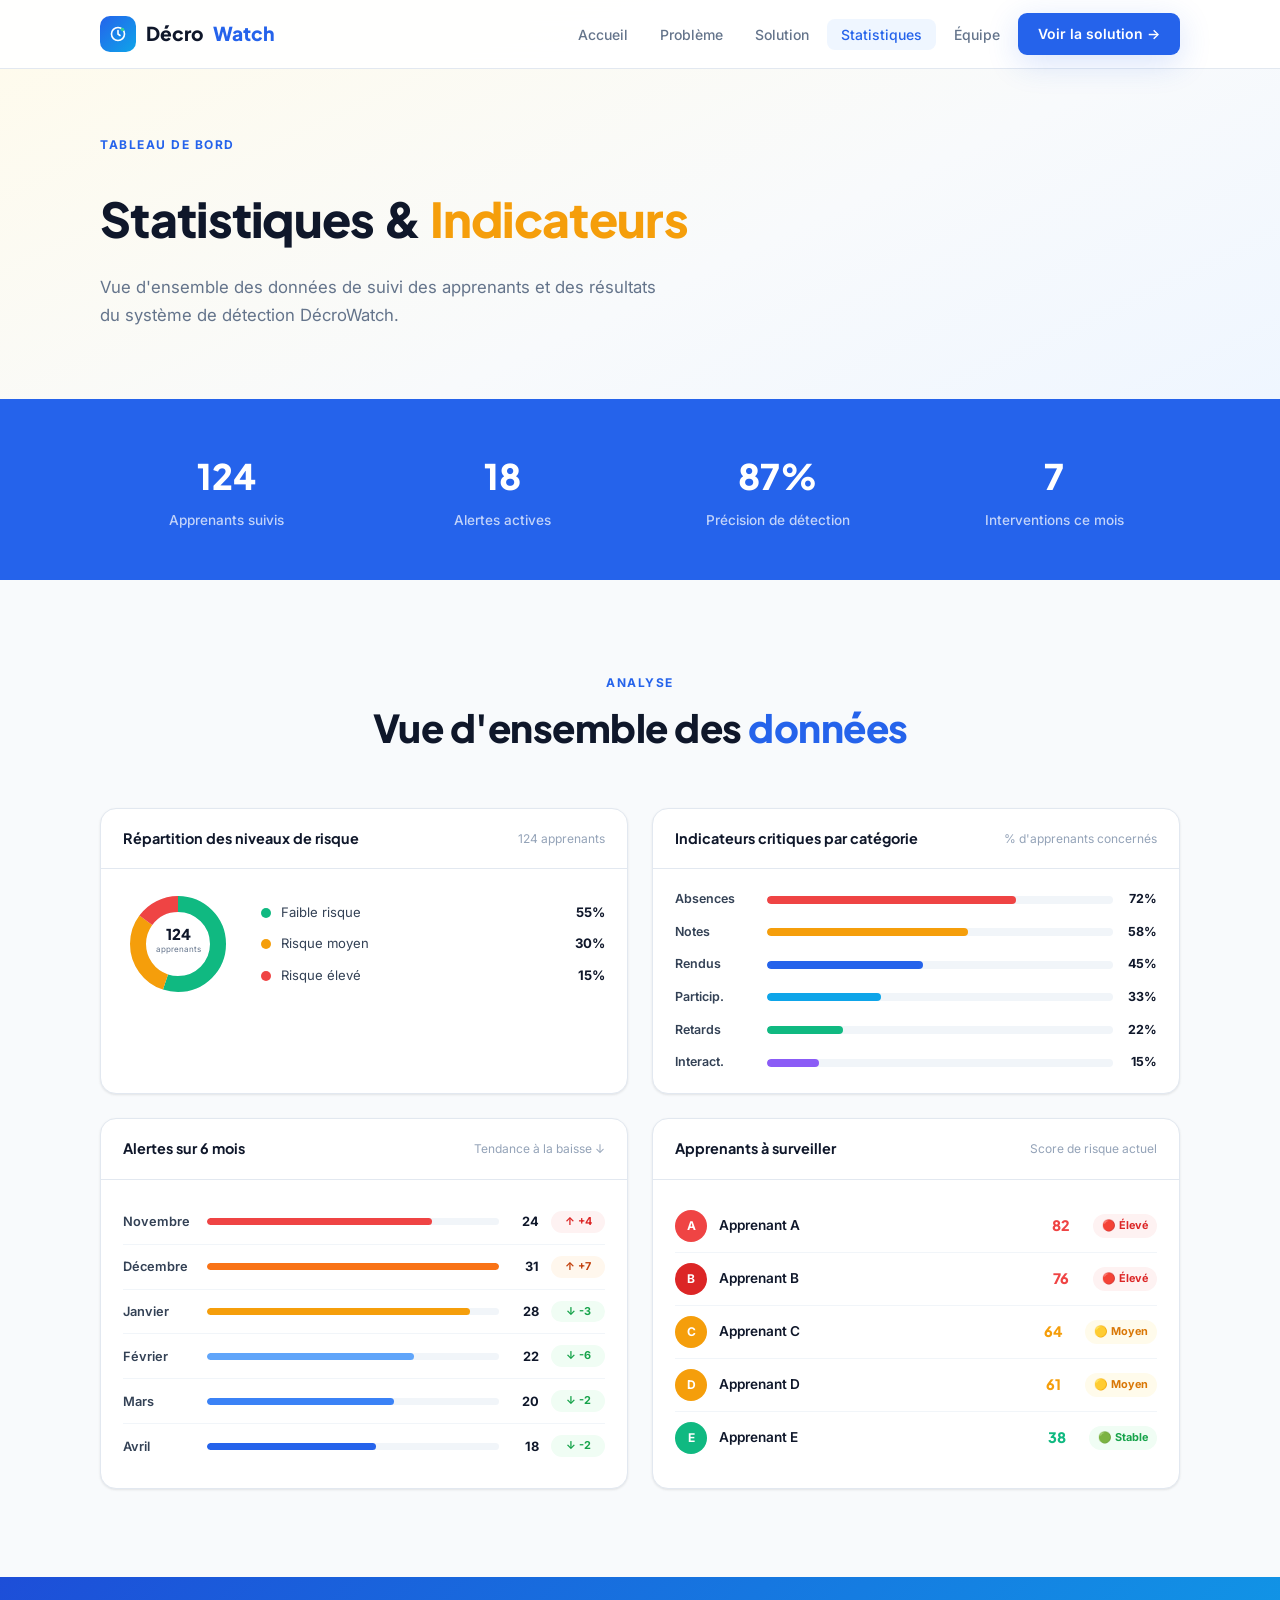
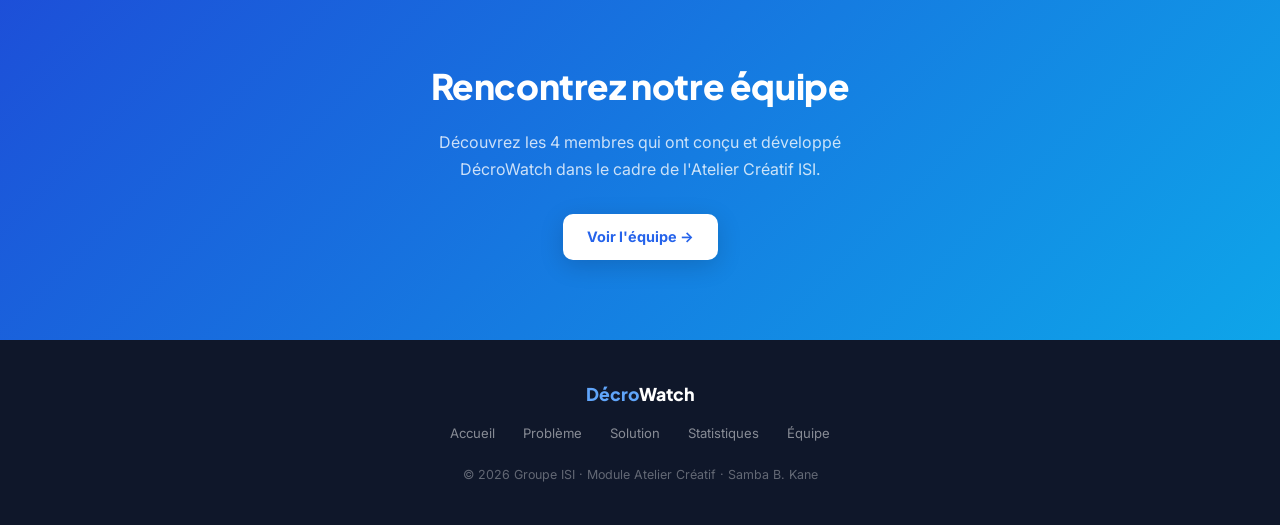
<file: statistiques.html>
<!DOCTYPE html>
<html lang="fr">
<head>
  <meta charset="UTF-8"/>
  <meta name="viewport" content="width=device-width, initial-scale=1.0"/>
  <title>Statistiques — DécroWatch</title>
  <link rel="stylesheet" href="css/style.css"/>
  <style>
    .page-hero { background: linear-gradient(155deg, #FFFBEB 0%, #F8FAFC 60%, #EFF6FF 100%); padding: 130px 0 70px; position: relative; overflow: hidden; }
    .page-hero-inner { max-width:var(--max-w); margin:0 auto; padding:0 40px; position:relative; z-index:1; }
    .page-hero h1 { font-family:'Plus Jakarta Sans',sans-serif; font-size:clamp(2rem,4vw,3rem); font-weight:800; color:var(--text); letter-spacing:-0.7px; margin:12px 0 16px; }
    .page-hero p { color:var(--text-3); font-size:1.05rem; max-width:560px; }
    .dashboard-grid { display:grid; grid-template-columns:repeat(2,1fr); gap:24px; }
    @media(max-width:768px){ .dashboard-grid{grid-template-columns:1fr;} }
    .dash-card { background:var(--bg); border-radius:var(--radius); border:1px solid var(--border); box-shadow:var(--shadow-sm); overflow:hidden; }
    .dc-header { padding:18px 22px; border-bottom:1px solid var(--border); display:flex; align-items:center; justify-content:space-between; }
    .dc-title { font-family:'Plus Jakarta Sans',sans-serif; font-weight:700; font-size:0.9rem; color:var(--text); }
    .dc-sub { font-size:0.75rem; color:var(--text-4); }
    .dc-body { padding:20px 22px; }
    /* Donut */
    .donut-wrap { display:flex; align-items:center; gap:28px; }
    .donut-legend { display:flex; flex-direction:column; gap:10px; flex:1; }
    .dl-item { display:flex; align-items:center; gap:10px; }
    .dl-dot { width:10px; height:10px; border-radius:50%; flex-shrink:0; }
    .dl-lbl { font-size:0.82rem; color:var(--text-2); flex:1; }
    .dl-pct { font-size:0.82rem; font-weight:700; color:var(--text); }
    /* Bar chart */
    .bar-list { display:flex; flex-direction:column; gap:12px; }
    .bl-row { display:flex; align-items:center; gap:12px; }
    .bl-name { width:80px; font-size:0.78rem; font-weight:600; color:var(--text-2); flex-shrink:0; }
    .bl-track { flex:1; background:var(--bg-3); border-radius:50px; height:8px; overflow:hidden; }
    .bl-fill { height:100%; border-radius:50px; transition:width 1.3s ease; }
    .bl-val { width:32px; text-align:right; font-size:0.78rem; font-weight:700; color:var(--text); }
    /* Trend */
    .trend-wrap { display:flex; flex-direction:column; gap:0; }
    .tr-row { display:flex; align-items:center; gap:12px; padding:11px 0; border-bottom:1px solid var(--bg-3); }
    .tr-row:last-child { border-bottom:none; }
    .tr-month { width:72px; font-size:0.8rem; font-weight:600; color:var(--text-2); }
    .tr-bar-wrap { flex:1; }
    .tr-bar-track { background:var(--bg-3); border-radius:50px; height:7px; overflow:hidden; }
    .tr-bar-fill { height:100%; border-radius:50px; transition:width 1.3s ease; }
    .tr-num { width:28px; text-align:right; font-size:0.8rem; font-weight:700; color:var(--text); }
    .tr-badge { font-size:0.68rem; font-weight:700; padding:2px 8px; border-radius:50px; width:54px; text-align:center; }
    /* Students */
    .std-list { display:flex; flex-direction:column; gap:0; }
    .std-row { display:flex; align-items:center; gap:12px; padding:10px 0; border-bottom:1px solid var(--bg-3); }
    .std-row:last-child { border-bottom:none; }
    .std-av { width:32px; height:32px; border-radius:50%; display:flex; align-items:center; justify-content:center; font-size:0.75rem; font-weight:700; color:#fff; flex-shrink:0; }
    .std-name { flex:1; font-size:0.85rem; font-weight:600; color:var(--text); }
    .std-score { font-family:'Plus Jakarta Sans',sans-serif; font-size:0.9rem; font-weight:800; width:40px; text-align:center; }
    .std-tag { font-size:0.68rem; font-weight:700; padding:3px 9px; border-radius:50px; }
  </style>
</head>
<body>
<nav class="navbar" id="navbar">
  <div class="navbar-inner">
    <a href="index.html" class="nav-logo">
      <div class="nav-logo-mark">
        <svg viewBox="0 0 18 18" fill="none"><circle cx="9" cy="9" r="6.5" stroke="white" stroke-width="1.6"/><path d="M9 5.5v3.5l2 1.5" stroke="white" stroke-width="1.6" stroke-linecap="round"/><circle cx="13.5" cy="4.5" r="1.8" fill="#34D399"/></svg>
      </div>
      Décro<span>Watch</span>
    </a>
    <ul class="nav-links">
      <li><a href="index.html">Accueil</a></li>
      <li><a href="probleme.html">Problème</a></li>
      <li><a href="solution.html">Solution</a></li>
      <li><a href="statistiques.html">Statistiques</a></li>
      <li><a href="equipe.html">Équipe</a></li>
      <li><a href="solution.html" class="btn nav-cta">Voir la solution →</a></li>
    </ul>
    <div class="hamburger"><span></span><span></span><span></span></div>
  </div>
</nav>

<div class="page-hero">
  <div class="page-hero-inner">
    <div class="section-tag">Tableau de bord</div>
    <h1>Statistiques & <span style="color:var(--orange)">Indicateurs</span></h1>
    <p>Vue d'ensemble des données de suivi des apprenants et des résultats du système de détection DécroWatch.</p>
  </div>
</div>

<!-- KPI STRIP -->
<div class="stats-strip">
  <div class="stats-strip-inner">
    <div class="stat-cell"><div class="stat-num" data-count="124">0</div><div class="stat-lbl">Apprenants suivis</div></div>
    <div class="stat-cell"><div class="stat-num" data-count="18">0</div><div class="stat-lbl">Alertes actives</div></div>
    <div class="stat-cell"><div class="stat-num" data-count="87" data-suffix="%">0%</div><div class="stat-lbl">Précision de détection</div></div>
    <div class="stat-cell"><div class="stat-num" data-count="7">0</div><div class="stat-lbl">Interventions ce mois</div></div>
  </div>
</div>

<!-- DASHBOARD -->
<section class="bg-light">
  <div class="container">
    <div class="section-header">
      <div class="section-tag">Analyse</div>
      <h2 class="section-title">Vue d'ensemble des <span class="accent">données</span></h2>
    </div>
    <div class="dashboard-grid">

      <!-- Répartition risques -->
      <div class="dash-card fade-up">
        <div class="dc-header">
          <span class="dc-title">Répartition des niveaux de risque</span>
          <span class="dc-sub">124 apprenants</span>
        </div>
        <div class="dc-body">
          <div class="donut-wrap">
            <svg width="110" height="110" viewBox="0 0 110 110">
              <circle cx="55" cy="55" r="40" fill="none" stroke="#F1F5F9" stroke-width="16"/>
              <circle cx="55" cy="55" r="40" fill="none" stroke="#10B981" stroke-width="16"
                stroke-dasharray="138.2 113.1" stroke-dashoffset="0" transform="rotate(-90 55 55)"/>
              <circle cx="55" cy="55" r="40" fill="none" stroke="#F59E0B" stroke-width="16"
                stroke-dasharray="75.4 175.9" stroke-dashoffset="-138.2" transform="rotate(-90 55 55)"/>
              <circle cx="55" cy="55" r="40" fill="none" stroke="#EF4444" stroke-width="16"
                stroke-dasharray="37.7 213.6" stroke-dashoffset="-213.6" transform="rotate(-90 55 55)"/>
              <text x="55" y="51" text-anchor="middle" font-family="Plus Jakarta Sans,sans-serif" font-size="15" font-weight="800" fill="#0F172A">124</text>
              <text x="55" y="63" text-anchor="middle" font-family="Inter,sans-serif" font-size="8" fill="#64748B">apprenants</text>
            </svg>
            <div class="donut-legend">
              <div class="dl-item"><div class="dl-dot" style="background:#10B981"></div><span class="dl-lbl">Faible risque</span><span class="dl-pct">55%</span></div>
              <div class="dl-item"><div class="dl-dot" style="background:#F59E0B"></div><span class="dl-lbl">Risque moyen</span><span class="dl-pct">30%</span></div>
              <div class="dl-item"><div class="dl-dot" style="background:#EF4444"></div><span class="dl-lbl">Risque élevé</span><span class="dl-pct">15%</span></div>
            </div>
          </div>
        </div>
      </div>

      <!-- Indicateurs critiques -->
      <div class="dash-card fade-up">
        <div class="dc-header">
          <span class="dc-title">Indicateurs critiques par catégorie</span>
          <span class="dc-sub">% d'apprenants concernés</span>
        </div>
        <div class="dc-body">
          <div class="bar-list">
            <div class="bl-row"><span class="bl-name">Absences</span><div class="bl-track"><div class="bl-fill" data-width="72%" style="width:0;background:#EF4444;"></div></div><span class="bl-val">72%</span></div>
            <div class="bl-row"><span class="bl-name">Notes</span><div class="bl-track"><div class="bl-fill" data-width="58%" style="width:0;background:#F59E0B;"></div></div><span class="bl-val">58%</span></div>
            <div class="bl-row"><span class="bl-name">Rendus</span><div class="bl-track"><div class="bl-fill" data-width="45%" style="width:0;background:#2563EB;"></div></div><span class="bl-val">45%</span></div>
            <div class="bl-row"><span class="bl-name">Particip.</span><div class="bl-track"><div class="bl-fill" data-width="33%" style="width:0;background:#0EA5E9;"></div></div><span class="bl-val">33%</span></div>
            <div class="bl-row"><span class="bl-name">Retards</span><div class="bl-track"><div class="bl-fill" data-width="22%" style="width:0;background:#10B981;"></div></div><span class="bl-val">22%</span></div>
            <div class="bl-row"><span class="bl-name">Interact.</span><div class="bl-track"><div class="bl-fill" data-width="15%" style="width:0;background:#8B5CF6;"></div></div><span class="bl-val">15%</span></div>
          </div>
        </div>
      </div>

      <!-- Tendance mensuelle -->
      <div class="dash-card fade-up">
        <div class="dc-header">
          <span class="dc-title">Alertes sur 6 mois</span>
          <span class="dc-sub">Tendance à la baisse ↓</span>
        </div>
        <div class="dc-body">
          <div class="trend-wrap">
            <div class="tr-row"><span class="tr-month">Novembre</span><div class="tr-bar-wrap"><div class="tr-bar-track"><div class="tr-bar-fill" data-width="77%" style="width:0;background:#EF4444;"></div></div></div><span class="tr-num">24</span><span class="tr-badge" style="background:#FEF2F2;color:#DC2626;">↑ +4</span></div>
            <div class="tr-row"><span class="tr-month">Décembre</span><div class="tr-bar-wrap"><div class="tr-bar-track"><div class="tr-bar-fill" data-width="100%" style="width:0;background:#F97316;"></div></div></div><span class="tr-num">31</span><span class="tr-badge" style="background:#FFF7ED;color:#C2410C;">↑ +7</span></div>
            <div class="tr-row"><span class="tr-month">Janvier</span><div class="tr-bar-wrap"><div class="tr-bar-track"><div class="tr-bar-fill" data-width="90%" style="width:0;background:#F59E0B;"></div></div></div><span class="tr-num">28</span><span class="tr-badge" style="background:#F0FDF4;color:#16A34A;">↓ -3</span></div>
            <div class="tr-row"><span class="tr-month">Février</span><div class="tr-bar-wrap"><div class="tr-bar-track"><div class="tr-bar-fill" data-width="71%" style="width:0;background:#60A5FA;"></div></div></div><span class="tr-num">22</span><span class="tr-badge" style="background:#F0FDF4;color:#16A34A;">↓ -6</span></div>
            <div class="tr-row"><span class="tr-month">Mars</span><div class="tr-bar-wrap"><div class="tr-bar-track"><div class="tr-bar-fill" data-width="64%" style="width:0;background:#3B82F6;"></div></div></div><span class="tr-num">20</span><span class="tr-badge" style="background:#F0FDF4;color:#16A34A;">↓ -2</span></div>
            <div class="tr-row"><span class="tr-month">Avril</span><div class="tr-bar-wrap"><div class="tr-bar-track"><div class="tr-bar-fill" data-width="58%" style="width:0;background:#2563EB;"></div></div></div><span class="tr-num">18</span><span class="tr-badge" style="background:#F0FDF4;color:#16A34A;">↓ -2</span></div>
          </div>
        </div>
      </div>

      <!-- Apprenants -->
      <div class="dash-card fade-up">
        <div class="dc-header">
          <span class="dc-title">Apprenants à surveiller</span>
          <span class="dc-sub">Score de risque actuel</span>
        </div>
        <div class="dc-body">
          <div class="std-list">
            <div class="std-row"><div class="std-av" style="background:#EF4444;">A</div><span class="std-name">Apprenant A</span><span class="std-score sv-red">82</span><span class="std-tag" style="background:#FEF2F2;color:#DC2626;">🔴 Élevé</span></div>
            <div class="std-row"><div class="std-av" style="background:#DC2626;">B</div><span class="std-name">Apprenant B</span><span class="std-score sv-red">76</span><span class="std-tag" style="background:#FEF2F2;color:#DC2626;">🔴 Élevé</span></div>
            <div class="std-row"><div class="std-av" style="background:#F59E0B;">C</div><span class="std-name">Apprenant C</span><span class="std-score sv-orange">64</span><span class="std-tag" style="background:#FFFBEB;color:#D97706;">🟡 Moyen</span></div>
            <div class="std-row"><div class="std-av" style="background:#F59E0B;">D</div><span class="std-name">Apprenant D</span><span class="std-score sv-orange">61</span><span class="std-tag" style="background:#FFFBEB;color:#D97706;">🟡 Moyen</span></div>
            <div class="std-row"><div class="std-av" style="background:#10B981;">E</div><span class="std-name">Apprenant E</span><span class="std-score sv-green">38</span><span class="std-tag" style="background:#F0FDF4;color:#16A34A;">🟢 Stable</span></div>
          </div>
        </div>
      </div>

    </div>
  </div>
</section>

<section class="cta-section">
  <div class="container">
    <h2>Rencontrez notre équipe</h2>
    <p>Découvrez les 4 membres qui ont conçu et développé DécroWatch dans le cadre de l'Atelier Créatif ISI.</p>
    <a href="equipe.html" class="btn btn-white">Voir l'équipe →</a>
  </div>
</section>

<footer>
  <div class="footer-logo"><span>Décro</span>Watch</div>
  <div class="footer-links">
    <a href="index.html">Accueil</a><a href="probleme.html">Problème</a><a href="solution.html">Solution</a><a href="statistiques.html">Statistiques</a><a href="equipe.html">Équipe</a>
  </div>
  <div class="footer-copy">© 2026 Groupe ISI · Module Atelier Créatif · Samba B. Kane</div>
</footer>
<script src="js/main.js"></script>
</body>
</html>
</file>
<file: css/style.css>
@import url('https://fonts.googleapis.com/css2?family=Plus+Jakarta+Sans:wght@400;500;600;700;800&family=Inter:wght@400;500;600&display=swap');

/* ===== VARIABLES ===== */
:root {
  --blue: #2563EB;
  --blue-dark: #1D4ED8;
  --blue-light: #EFF6FF;
  --blue-mid: #DBEAFE;
  --teal: #0EA5E9;
  --green: #10B981;
  --orange: #F59E0B;
  --red: #EF4444;
  --text: #0F172A;
  --text-2: #334155;
  --text-3: #64748B;
  --text-4: #94A3B8;
  --bg: #FFFFFF;
  --bg-2: #F8FAFC;
  --bg-3: #F1F5F9;
  --border: #E2E8F0;
  --border-2: #CBD5E1;
  --radius: 16px;
  --radius-sm: 10px;
  --radius-lg: 24px;
  --shadow-sm: 0 1px 3px rgba(0,0,0,0.06), 0 1px 2px rgba(0,0,0,0.04);
  --shadow: 0 4px 16px rgba(0,0,0,0.07), 0 2px 4px rgba(0,0,0,0.04);
  --shadow-md: 0 10px 40px rgba(0,0,0,0.10), 0 4px 12px rgba(0,0,0,0.05);
  --shadow-blue: 0 8px 32px rgba(37,99,235,0.18);
  --transition: all 0.25s cubic-bezier(0.4,0,0.2,1);
  --max-w: 1160px;
}

/* ===== RESET ===== */
*, *::before, *::after { box-sizing: border-box; margin: 0; padding: 0; }
html { scroll-behavior: smooth; font-size: 16px; }
body { font-family: 'Inter', sans-serif; background: var(--bg); color: var(--text); line-height: 1.65; overflow-x: hidden; }
a { text-decoration: none; color: inherit; }
img { max-width: 100%; display: block; }

/* ===== LAYOUT ===== */
.container { max-width: var(--max-w); margin: 0 auto; padding: 0 40px; }
@media(max-width:768px){ .container { padding: 0 20px; } }

/* ===== NAVBAR ===== */
.navbar {
  position: fixed; top: 0; left: 0; right: 0; z-index: 1000;
  background: rgba(255,255,255,0.92);
  backdrop-filter: blur(20px);
  border-bottom: 1px solid var(--border);
  transition: var(--transition);
}
.navbar.scrolled { box-shadow: var(--shadow); }
.navbar-inner {
  max-width: var(--max-w); margin: 0 auto; padding: 0 40px;
  height: 68px; display: flex; align-items: center; justify-content: space-between;
}
.nav-logo {
  display: flex; align-items: center; gap: 10px;
  font-family: 'Plus Jakarta Sans', sans-serif;
  font-weight: 800; font-size: 1.2rem; color: var(--text);
}
.nav-logo-mark {
  width: 36px; height: 36px; border-radius: 10px;
  background: linear-gradient(135deg, var(--blue), var(--teal));
  display: flex; align-items: center; justify-content: center;
}
.nav-logo-mark svg { width: 18px; height: 18px; }
.nav-logo span { color: var(--blue); }
.nav-links { display: flex; align-items: center; gap: 4px; list-style: none; }
.nav-links a {
  padding: 7px 14px; border-radius: 8px;
  font-size: 0.875rem; font-weight: 500; color: var(--text-3);
  transition: var(--transition);
}
.nav-links a:hover { color: var(--text); background: var(--bg-3); }
.nav-links a.active { color: var(--blue); background: var(--blue-light); }
.nav-cta {
  background: var(--blue) !important; color: #fff !important;
  padding: 9px 20px !important; border-radius: 9px !important;
  font-weight: 600 !important; font-size: 0.875rem !important;
  box-shadow: var(--shadow-blue);
}
.nav-cta:hover { background: var(--blue-dark) !important; transform: translateY(-1px); }
.hamburger { display: none; flex-direction: column; gap: 5px; cursor: pointer; padding: 4px; }
.hamburger span { width: 22px; height: 2px; background: var(--text); border-radius: 2px; transition: var(--transition); }

/* ===== HERO ===== */
.hero {
  padding: 130px 0 80px;
  background: linear-gradient(160deg, #EFF6FF 0%, #F8FAFC 50%, #F0FDF4 100%);
  position: relative; overflow: hidden;
}
.hero::before {
  content: '';
  position: absolute; top: -200px; right: -200px;
  width: 700px; height: 700px;
  background: radial-gradient(circle, rgba(37,99,235,0.07) 0%, transparent 65%);
  border-radius: 50%;
}
.hero::after {
  content: '';
  position: absolute; bottom: -100px; left: -100px;
  width: 400px; height: 400px;
  background: radial-gradient(circle, rgba(16,185,129,0.07) 0%, transparent 65%);
  border-radius: 50%;
}
.hero-inner {
  max-width: var(--max-w); margin: 0 auto; padding: 0 40px;
  display: grid; grid-template-columns: 1fr 1fr;
  gap: 60px; align-items: center; position: relative; z-index: 1;
}
.hero-badge {
  display: inline-flex; align-items: center; gap: 8px;
  background: var(--blue-light); border: 1px solid var(--blue-mid);
  color: var(--blue); font-size: 0.78rem; font-weight: 600;
  padding: 6px 14px; border-radius: 50px; margin-bottom: 24px;
  letter-spacing: 0.3px;
}
.hero-badge::before { content: '●'; font-size: 0.55rem; animation: blink 2s infinite; }
@keyframes blink { 0%,100%{opacity:1} 50%{opacity:0.2} }
.hero h1 {
  font-family: 'Plus Jakarta Sans', sans-serif;
  font-size: clamp(2.1rem, 4vw, 3.2rem);
  font-weight: 800; color: var(--text);
  line-height: 1.18; letter-spacing: -0.8px;
  margin-bottom: 20px;
}
.hero h1 .accent { color: var(--blue); }
.hero-desc {
  font-size: 1.05rem; color: var(--text-3); line-height: 1.75;
  margin-bottom: 36px; max-width: 480px;
}
.hero-btns { display: flex; gap: 12px; flex-wrap: wrap; margin-bottom: 48px; }
.btn { display: inline-flex; align-items: center; gap: 8px; padding: 11px 24px; border-radius: 10px; font-weight: 600; font-size: 0.9rem; transition: var(--transition); cursor: pointer; border: none; }
.btn-primary { background: var(--blue); color: #fff; box-shadow: var(--shadow-blue); }
.btn-primary:hover { background: var(--blue-dark); transform: translateY(-2px); box-shadow: 0 12px 36px rgba(37,99,235,0.28); }
.btn-secondary { background: var(--bg); color: var(--text-2); border: 1.5px solid var(--border-2); box-shadow: var(--shadow-sm); }
.btn-secondary:hover { border-color: var(--blue); color: var(--blue); transform: translateY(-1px); }
.hero-stats { display: flex; gap: 32px; }
.hero-stat-num { font-family: 'Plus Jakarta Sans', sans-serif; font-size: 1.7rem; font-weight: 800; color: var(--text); line-height: 1; }
.hero-stat-label { font-size: 0.78rem; color: var(--text-3); margin-top: 4px; font-weight: 500; }

/* Hero Visual */
.hero-visual { position: relative; }
.hero-visual-card {
  background: var(--bg); border-radius: var(--radius-lg);
  box-shadow: var(--shadow-md); border: 1px solid var(--border);
  overflow: hidden; position: relative;
}
.dashboard-preview {
  padding: 24px;
  background: linear-gradient(135deg, #F8FAFC, #EFF6FF);
}
.dash-header { display: flex; align-items: center; justify-content: space-between; margin-bottom: 20px; }
.dash-title { font-family: 'Plus Jakarta Sans', sans-serif; font-weight: 700; font-size: 0.9rem; color: var(--text); }
.dash-badge { background: #DCFCE7; color: #16A34A; font-size: 0.7rem; font-weight: 700; padding: 3px 10px; border-radius: 50px; }
.dash-metrics { display: grid; grid-template-columns: repeat(3,1fr); gap: 12px; margin-bottom: 18px; }
.dash-metric { background: var(--bg); border-radius: 12px; padding: 14px; border: 1px solid var(--border); }
.dash-metric-val { font-family: 'Plus Jakarta Sans', sans-serif; font-size: 1.4rem; font-weight: 800; }
.dash-metric-label { font-size: 0.7rem; color: var(--text-3); margin-top: 2px; font-weight: 500; }
.val-red { color: var(--red); }
.val-orange { color: var(--orange); }
.val-green { color: var(--green); }
.dash-chart { background: var(--bg); border-radius: 12px; padding: 16px; border: 1px solid var(--border); margin-bottom: 14px; }
.chart-label { font-size: 0.72rem; font-weight: 600; color: var(--text-3); margin-bottom: 12px; text-transform: uppercase; letter-spacing: 0.5px; }
.chart-bars { display: flex; align-items: flex-end; gap: 8px; height: 60px; }
.chart-bar { flex: 1; border-radius: 6px 6px 0 0; transition: height 1s ease; }
.dash-list { background: var(--bg); border-radius: 12px; padding: 14px; border: 1px solid var(--border); }
.dash-list-row { display: flex; align-items: center; gap: 10px; padding: 7px 0; border-bottom: 1px solid var(--bg-3); }
.dash-list-row:last-child { border-bottom: none; padding-bottom: 0; }
.dl-dot { width: 8px; height: 8px; border-radius: 50%; flex-shrink: 0; }
.dl-name { font-size: 0.78rem; font-weight: 500; color: var(--text-2); flex: 1; }
.dl-score { font-size: 0.72rem; font-weight: 700; }
.dl-tag { font-size: 0.65rem; font-weight: 700; padding: 2px 8px; border-radius: 50px; }

/* Float cards */
.float-card {
  position: absolute; background: var(--bg); border-radius: 12px;
  padding: 12px 16px; box-shadow: var(--shadow-md); border: 1px solid var(--border);
  display: flex; align-items: center; gap: 10px;
  animation: float 4s ease-in-out infinite;
}
.float-card-1 { top: -16px; right: -20px; animation-delay: 0s; }
.float-card-2 { bottom: 30px; left: -24px; animation-delay: 2s; }
@keyframes float { 0%,100%{transform:translateY(0)} 50%{transform:translateY(-8px)} }
.fc-icon { width: 36px; height: 36px; border-radius: 9px; display: flex; align-items: center; justify-content: center; font-size: 1rem; flex-shrink: 0; }
.fc-val { font-family: 'Plus Jakarta Sans', sans-serif; font-size: 0.92rem; font-weight: 700; color: var(--text); }
.fc-sub { font-size: 0.7rem; color: var(--text-3); }

/* ===== SECTION BASE ===== */
section { padding: 88px 0; }
.section-header { text-align: center; margin-bottom: 56px; }
.section-tag {
  display: inline-block; font-size: 0.75rem; font-weight: 700;
  letter-spacing: 1.5px; text-transform: uppercase;
  color: var(--blue); margin-bottom: 12px;
}
.section-title {
  font-family: 'Plus Jakarta Sans', sans-serif;
  font-size: clamp(1.75rem, 3vw, 2.4rem);
  font-weight: 800; color: var(--text);
  line-height: 1.22; letter-spacing: -0.5px;
}
.section-title .accent { color: var(--blue); }
.section-sub { font-size: 1rem; color: var(--text-3); margin-top: 14px; max-width: 540px; margin-left: auto; margin-right: auto; }

/* ===== STATS STRIP ===== */
.stats-strip { background: var(--blue); padding: 48px 0; }
.stats-strip-inner { max-width: var(--max-w); margin: 0 auto; padding: 0 40px; display: grid; grid-template-columns: repeat(4,1fr); gap: 24px; }
.stat-cell { text-align: center; }
.stat-num { font-family: 'Plus Jakarta Sans', sans-serif; font-size: 2.2rem; font-weight: 800; color: #fff; }
.stat-lbl { font-size: 0.85rem; color: rgba(255,255,255,0.72); margin-top: 4px; font-weight: 500; }

/* ===== CARDS ===== */
.cards-grid { display: grid; grid-template-columns: repeat(auto-fit, minmax(280px,1fr)); gap: 24px; }
.card {
  background: var(--bg); border-radius: var(--radius);
  padding: 28px 24px; border: 1px solid var(--border);
  box-shadow: var(--shadow-sm); transition: var(--transition); position: relative; overflow: hidden;
}
.card:hover { box-shadow: var(--shadow-md); transform: translateY(-4px); border-color: var(--blue-mid); }
.card-icon { width: 48px; height: 48px; border-radius: 12px; display: flex; align-items: center; justify-content: center; margin-bottom: 16px; font-size: 1.25rem; }
.card-icon.blue { background: var(--blue-light); }
.card-icon.green { background: #F0FDF4; }
.card-icon.orange { background: #FFFBEB; }
.card-icon.red { background: #FEF2F2; }
.card-icon.teal { background: #F0F9FF; }
.card-icon.purple { background: #F5F3FF; }
.card h3 { font-family: 'Plus Jakarta Sans', sans-serif; font-size: 1rem; font-weight: 700; color: var(--text); margin-bottom: 8px; }
.card p { font-size: 0.88rem; color: var(--text-3); line-height: 1.65; }

/* ===== INDICATORS ===== */
.ind-grid { display: grid; grid-template-columns: repeat(auto-fit, minmax(220px,1fr)); gap: 20px; }
.ind-card { background: var(--bg); border-radius: var(--radius); padding: 22px; border: 1px solid var(--border); box-shadow: var(--shadow-sm); transition: var(--transition); }
.ind-card:hover { box-shadow: var(--shadow); transform: translateY(-3px); }
.ind-head { display: flex; align-items: center; gap: 12px; margin-bottom: 14px; }
.ind-emoji { font-size: 1.4rem; }
.ind-name { font-weight: 700; font-size: 0.9rem; color: var(--text); }
.ind-weight { font-size: 0.75rem; color: var(--text-3); font-weight: 500; }
.ind-track { background: var(--bg-3); border-radius: 50px; height: 7px; overflow: hidden; margin: 8px 0 6px; }
.ind-fill { height: 100%; border-radius: 50px; transition: width 1.4s ease; }
.ind-pct { font-size: 0.8rem; font-weight: 700; color: var(--text-2); }
.risk-tag { font-size: 0.7rem; font-weight: 700; padding: 3px 10px; border-radius: 50px; display: inline-block; margin-top: 8px; }
.rt-high { background: #FEF2F2; color: #DC2626; }
.rt-med { background: #FFFBEB; color: #D97706; }
.rt-low { background: #F0FDF4; color: #16A34A; }

/* ===== PROCESS ===== */
.process-list { max-width: 720px; margin: 0 auto; display: flex; flex-direction: column; gap: 0; }
.process-item { display: flex; gap: 24px; padding: 28px 0; border-bottom: 1px solid var(--border); }
.process-item:last-child { border-bottom: none; }
.step-circle { width: 44px; height: 44px; min-width: 44px; border-radius: 50%; background: var(--blue); color: #fff; display: flex; align-items: center; justify-content: center; font-family: 'Plus Jakarta Sans', sans-serif; font-size: 1rem; font-weight: 800; box-shadow: 0 4px 14px rgba(37,99,235,0.28); }
.step-body h3 { font-family: 'Plus Jakarta Sans', sans-serif; font-weight: 700; font-size: 1rem; color: var(--text); margin-bottom: 6px; }
.step-body p { font-size: 0.88rem; color: var(--text-3); }

/* ===== ALERT DEMO ===== */
.alert-box { background: #FEF2F2; border: 1px solid #FCA5A5; border-left: 4px solid var(--red); border-radius: var(--radius); padding: 20px 24px; display: flex; gap: 14px; align-items: flex-start; margin: 28px 0; }
.alert-box-icon { font-size: 1.4rem; flex-shrink: 0; }
.alert-box h4 { font-weight: 700; color: #DC2626; margin-bottom: 4px; font-size: 0.95rem; }
.alert-box p { font-size: 0.85rem; color: #7F1D1D; }

/* ===== SCORE CARD ===== */
.score-card { background: var(--bg); border-radius: var(--radius-lg); border: 1px solid var(--border); box-shadow: var(--shadow-md); overflow: hidden; max-width: 540px; margin: 0 auto; }
.score-card-header { background: linear-gradient(135deg, var(--blue), var(--teal)); padding: 24px 28px; }
.score-card-header h3 { font-family: 'Plus Jakarta Sans', sans-serif; font-weight: 800; color: #fff; font-size: 1.05rem; }
.score-card-header p { color: rgba(255,255,255,0.75); font-size: 0.85rem; margin-top: 4px; }
.score-card-body { padding: 24px 28px; }
.score-row { display: flex; justify-content: space-between; align-items: center; padding: 11px 0; border-bottom: 1px solid var(--bg-3); }
.score-row:last-of-type { border-bottom: none; }
.sr-label { font-size: 0.88rem; color: var(--text-2); font-weight: 500; }
.sr-val { font-family: 'Plus Jakarta Sans', sans-serif; font-weight: 700; font-size: 0.9rem; }
.sv-red { color: var(--red); }
.sv-orange { color: var(--orange); }
.sv-green { color: var(--green); }
.score-total { text-align: center; margin-top: 20px; padding: 20px; background: #FEF2F2; border-radius: 12px; border: 1px solid #FCA5A5; }
.st-num { font-family: 'Plus Jakarta Sans', sans-serif; font-size: 3rem; font-weight: 800; color: var(--red); line-height: 1; }
.st-label { font-size: 0.82rem; color: #7F1D1D; margin-top: 4px; }
.st-badge { display: inline-block; background: var(--red); color: #fff; font-size: 0.78rem; font-weight: 700; padding: 5px 16px; border-radius: 50px; margin-top: 10px; }

/* ===== TEAM ===== */
.team-grid { display: grid; grid-template-columns: repeat(auto-fit, minmax(220px,1fr)); gap: 24px; }
.team-card { background: var(--bg); border-radius: var(--radius); padding: 32px 24px; text-align: center; border: 1px solid var(--border); box-shadow: var(--shadow-sm); transition: var(--transition); }
.team-card:hover { box-shadow: var(--shadow-md); transform: translateY(-5px); border-color: var(--blue-mid); }
.team-avatar { width: 80px; height: 80px; border-radius: 50%; margin: 0 auto 16px; display: flex; align-items: center; justify-content: center; font-family: 'Plus Jakarta Sans', sans-serif; font-size: 1.5rem; font-weight: 800; color: #fff; }
.av-blue { background: linear-gradient(135deg, #2563EB, #0EA5E9); box-shadow: 0 6px 20px rgba(37,99,235,0.3); }
.av-teal { background: linear-gradient(135deg, #0EA5E9, #10B981); box-shadow: 0 6px 20px rgba(14,165,233,0.3); }
.av-green { background: linear-gradient(135deg, #10B981, #059669); box-shadow: 0 6px 20px rgba(16,185,129,0.3); }
.av-purple { background: linear-gradient(135deg, #8B5CF6, #6D28D9); box-shadow: 0 6px 20px rgba(139,92,246,0.3); }
.team-card h3 { font-family: 'Plus Jakarta Sans', sans-serif; font-size: 1rem; font-weight: 700; color: var(--text); margin-bottom: 6px; }
.team-role-badge { display: inline-block; font-size: 0.75rem; font-weight: 600; padding: 4px 12px; border-radius: 50px; background: var(--blue-light); color: var(--blue); margin-bottom: 12px; }
.team-card.lead .team-role-badge { background: #FEF2F2; color: var(--red); }
.team-card p { font-size: 0.83rem; color: var(--text-3); line-height: 1.6; }
.skill-list { display: flex; flex-wrap: wrap; gap: 5px; justify-content: center; margin-top: 12px; }
.skill-tag { font-size: 0.7rem; font-weight: 600; padding: 3px 9px; border-radius: 50px; background: var(--bg-3); color: var(--text-3); }

/* ===== BG VARIANTS ===== */
.bg-light { background: var(--bg-2); }
.bg-white { background: var(--bg); }

/* ===== CTA SECTION ===== */
.cta-section { background: linear-gradient(135deg, #1D4ED8, #0EA5E9); padding: 80px 0; text-align: center; }
.cta-section h2 { font-family: 'Plus Jakarta Sans', sans-serif; font-size: clamp(1.6rem,3vw,2.2rem); font-weight: 800; color: #fff; margin-bottom: 14px; letter-spacing: -0.4px; }
.cta-section p { color: rgba(255,255,255,0.78); font-size: 1rem; max-width: 460px; margin: 0 auto 32px; }
.btn-white { background: #fff; color: var(--blue); font-weight: 700; box-shadow: 0 6px 24px rgba(0,0,0,0.15); }
.btn-white:hover { transform: translateY(-2px); box-shadow: 0 10px 32px rgba(0,0,0,0.18); }

/* ===== FOOTER ===== */
footer { background: var(--text); padding: 40px 0; text-align: center; }
.footer-logo { font-family: 'Plus Jakarta Sans', sans-serif; font-size: 1.1rem; font-weight: 800; color: #fff; margin-bottom: 10px; }
.footer-logo span { color: #60A5FA; }
.footer-links { display: flex; justify-content: center; gap: 8px; flex-wrap: wrap; margin-bottom: 16px; }
.footer-links a { font-size: 0.82rem; color: rgba(255,255,255,0.5); padding: 4px 10px; border-radius: 6px; transition: var(--transition); }
.footer-links a:hover { color: #fff; }
.footer-copy { font-size: 0.78rem; color: rgba(255,255,255,0.35); }

/* ===== DASHBOARD STATS ===== */
.dash-full { background: var(--bg); border-radius: var(--radius-lg); border: 1px solid var(--border); box-shadow: var(--shadow-md); overflow: hidden; }
.dash-full-header { background: linear-gradient(135deg, #1E3A8A, #1D4ED8); padding: 24px 28px; display: flex; align-items: center; justify-content: space-between; }
.dash-full-header h3 { font-family: 'Plus Jakarta Sans', sans-serif; font-weight: 800; color: #fff; font-size: 1rem; }
.dash-full-header span { font-size: 0.75rem; color: rgba(255,255,255,0.65); }
.dash-full-body { padding: 24px 28px; }
.students-table { width: 100%; border-collapse: collapse; }
.students-table th { font-size: 0.72rem; text-transform: uppercase; letter-spacing: 1px; color: var(--text-3); font-weight: 600; padding: 8px 0; border-bottom: 2px solid var(--border); text-align: left; }
.students-table td { padding: 12px 0; border-bottom: 1px solid var(--bg-3); font-size: 0.85rem; }
.std-avatar { width: 30px; height: 30px; border-radius: 50%; display: inline-flex; align-items: center; justify-content: center; font-size: 0.75rem; font-weight: 700; color: #fff; margin-right: 8px; vertical-align: middle; }
.std-name { font-weight: 600; color: var(--text); }
.progress-bar { background: var(--bg-3); border-radius: 50px; height: 6px; width: 80px; display: inline-block; overflow: hidden; vertical-align: middle; }
.progress-fill { height: 100%; border-radius: 50px; }

/* ===== LIVRABLE LIST ===== */
.livrables-grid { display: grid; grid-template-columns: repeat(auto-fit, minmax(260px,1fr)); gap: 18px; }
.livrable-item { display: flex; align-items: flex-start; gap: 14px; background: var(--bg); border: 1px solid var(--border); border-radius: var(--radius); padding: 20px; box-shadow: var(--shadow-sm); transition: var(--transition); }
.livrable-item:hover { box-shadow: var(--shadow); transform: translateY(-2px); }
.lv-icon { font-size: 1.3rem; flex-shrink: 0; }
.lv-title { font-weight: 700; font-size: 0.9rem; color: var(--text); margin-bottom: 3px; }
.lv-desc { font-size: 0.8rem; color: var(--text-3); }
.lv-status { font-size: 0.7rem; font-weight: 700; padding: 3px 9px; border-radius: 50px; display: inline-block; margin-top: 6px; }
.done { background: #DCFCE7; color: #16A34A; }
.wip { background: #FFFBEB; color: #D97706; }

/* ===== ANIMATIONS ===== */
.fade-up { opacity: 0; transform: translateY(28px); transition: opacity 0.55s ease, transform 0.55s ease; }
.fade-up.visible { opacity: 1; transform: translateY(0); }

/* ===== RESPONSIVE ===== */
@media(max-width:900px){
  .hero-inner { grid-template-columns: 1fr; text-align: center; }
  .hero-desc { margin: 0 auto 36px; }
  .hero-btns { justify-content: center; }
  .hero-stats { justify-content: center; }
  .hero-visual { display: none; }
  .stats-strip-inner { grid-template-columns: repeat(2,1fr); }
}
@media(max-width:640px){
  .nav-links { display: none; flex-direction: column; position: fixed; top: 68px; left: 0; right: 0; background: var(--bg); border-bottom: 1px solid var(--border); padding: 16px 20px; gap: 4px; box-shadow: var(--shadow-md); }
  .nav-links.open { display: flex; }
  .nav-links li { width: 100%; }
  .nav-links a { display: block; padding: 10px 14px; }
  .hamburger { display: flex; }
  .stats-strip-inner { grid-template-columns: repeat(2,1fr); gap: 16px; }
  .navbar-inner { padding: 0 20px; }
}
</file>
